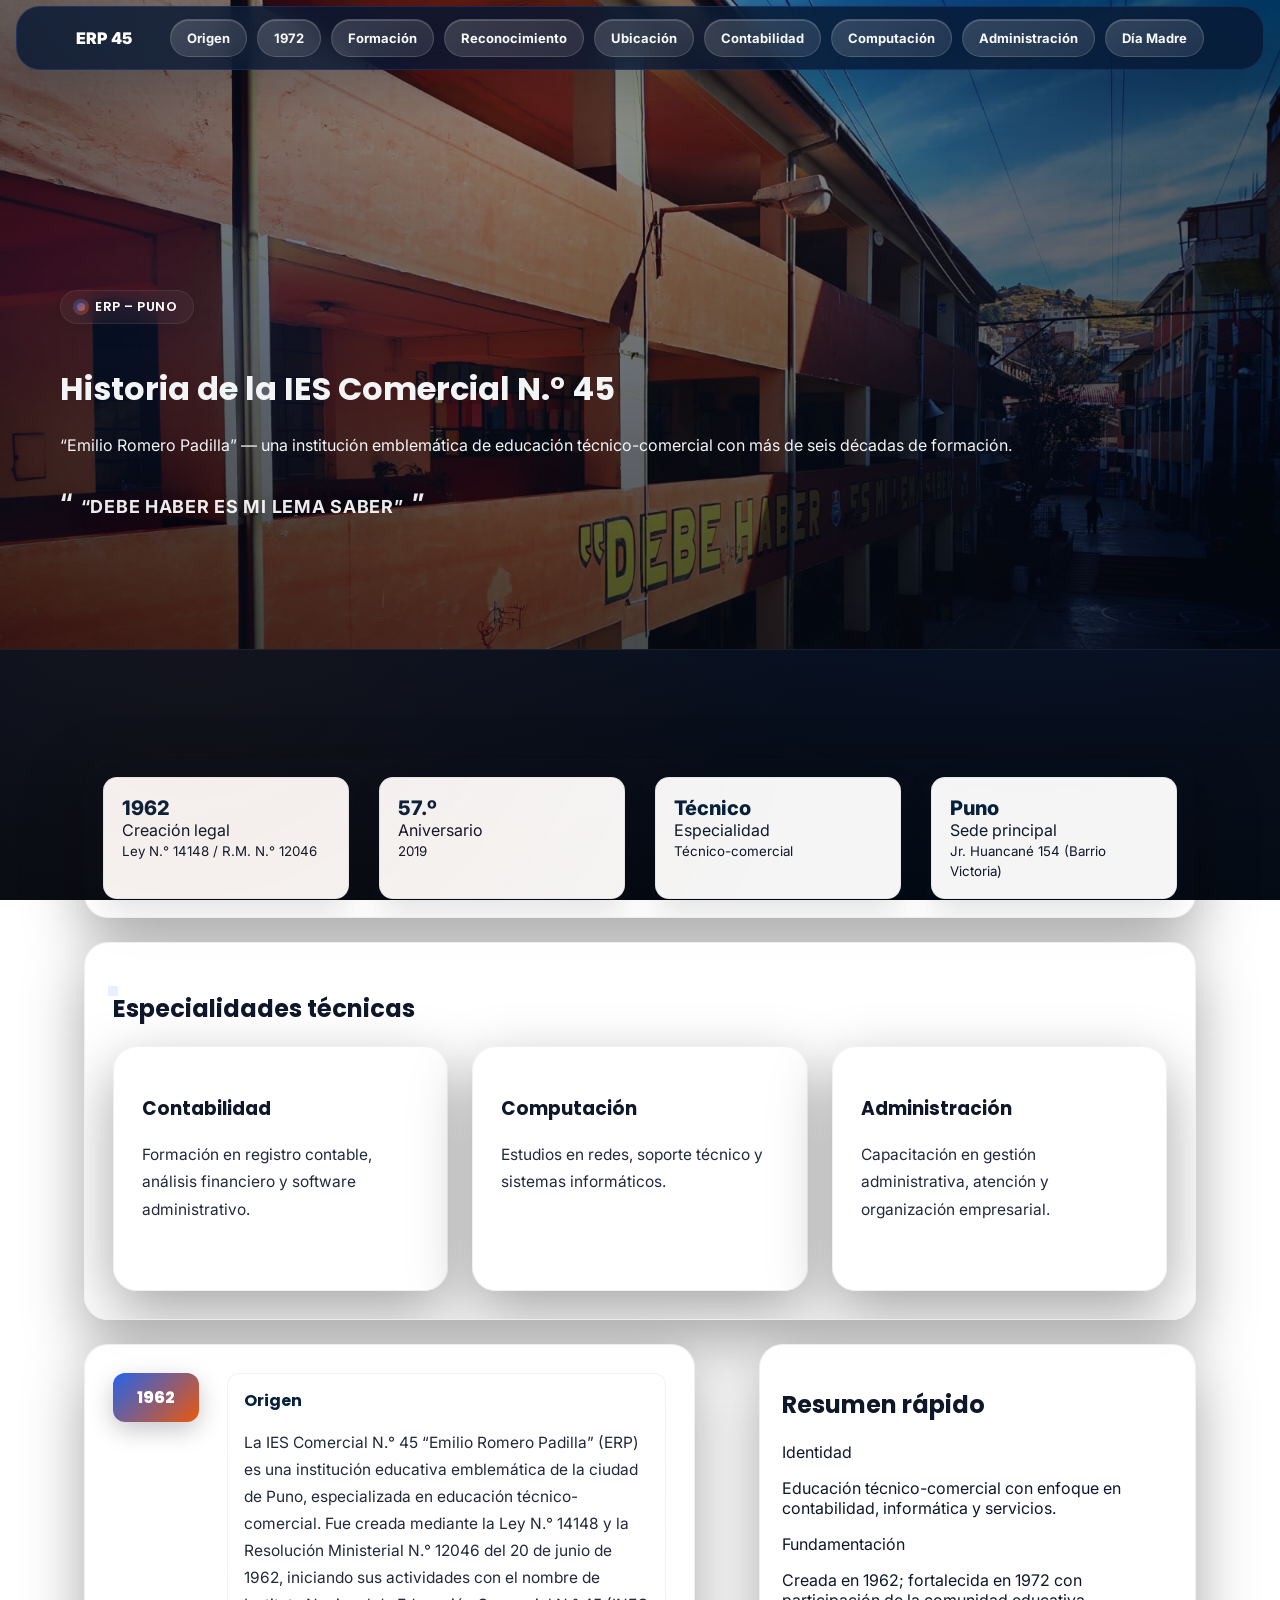
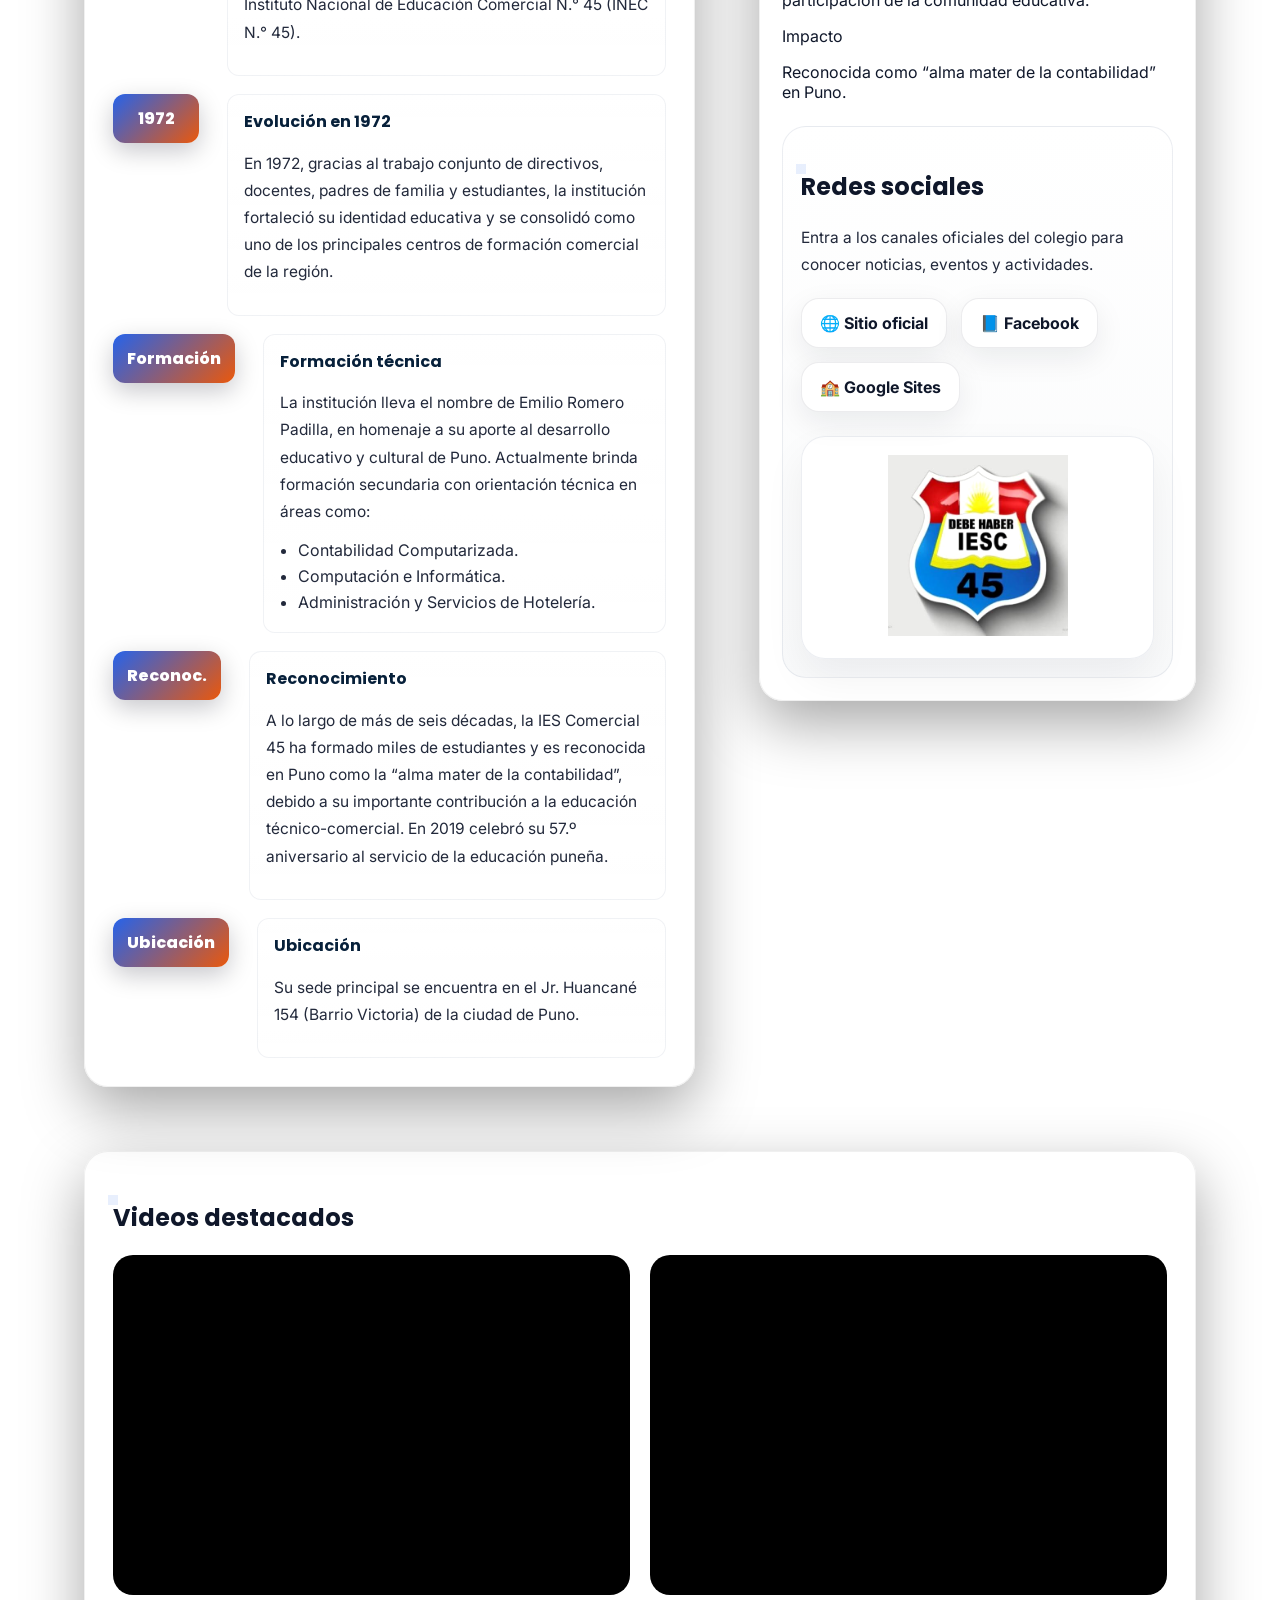
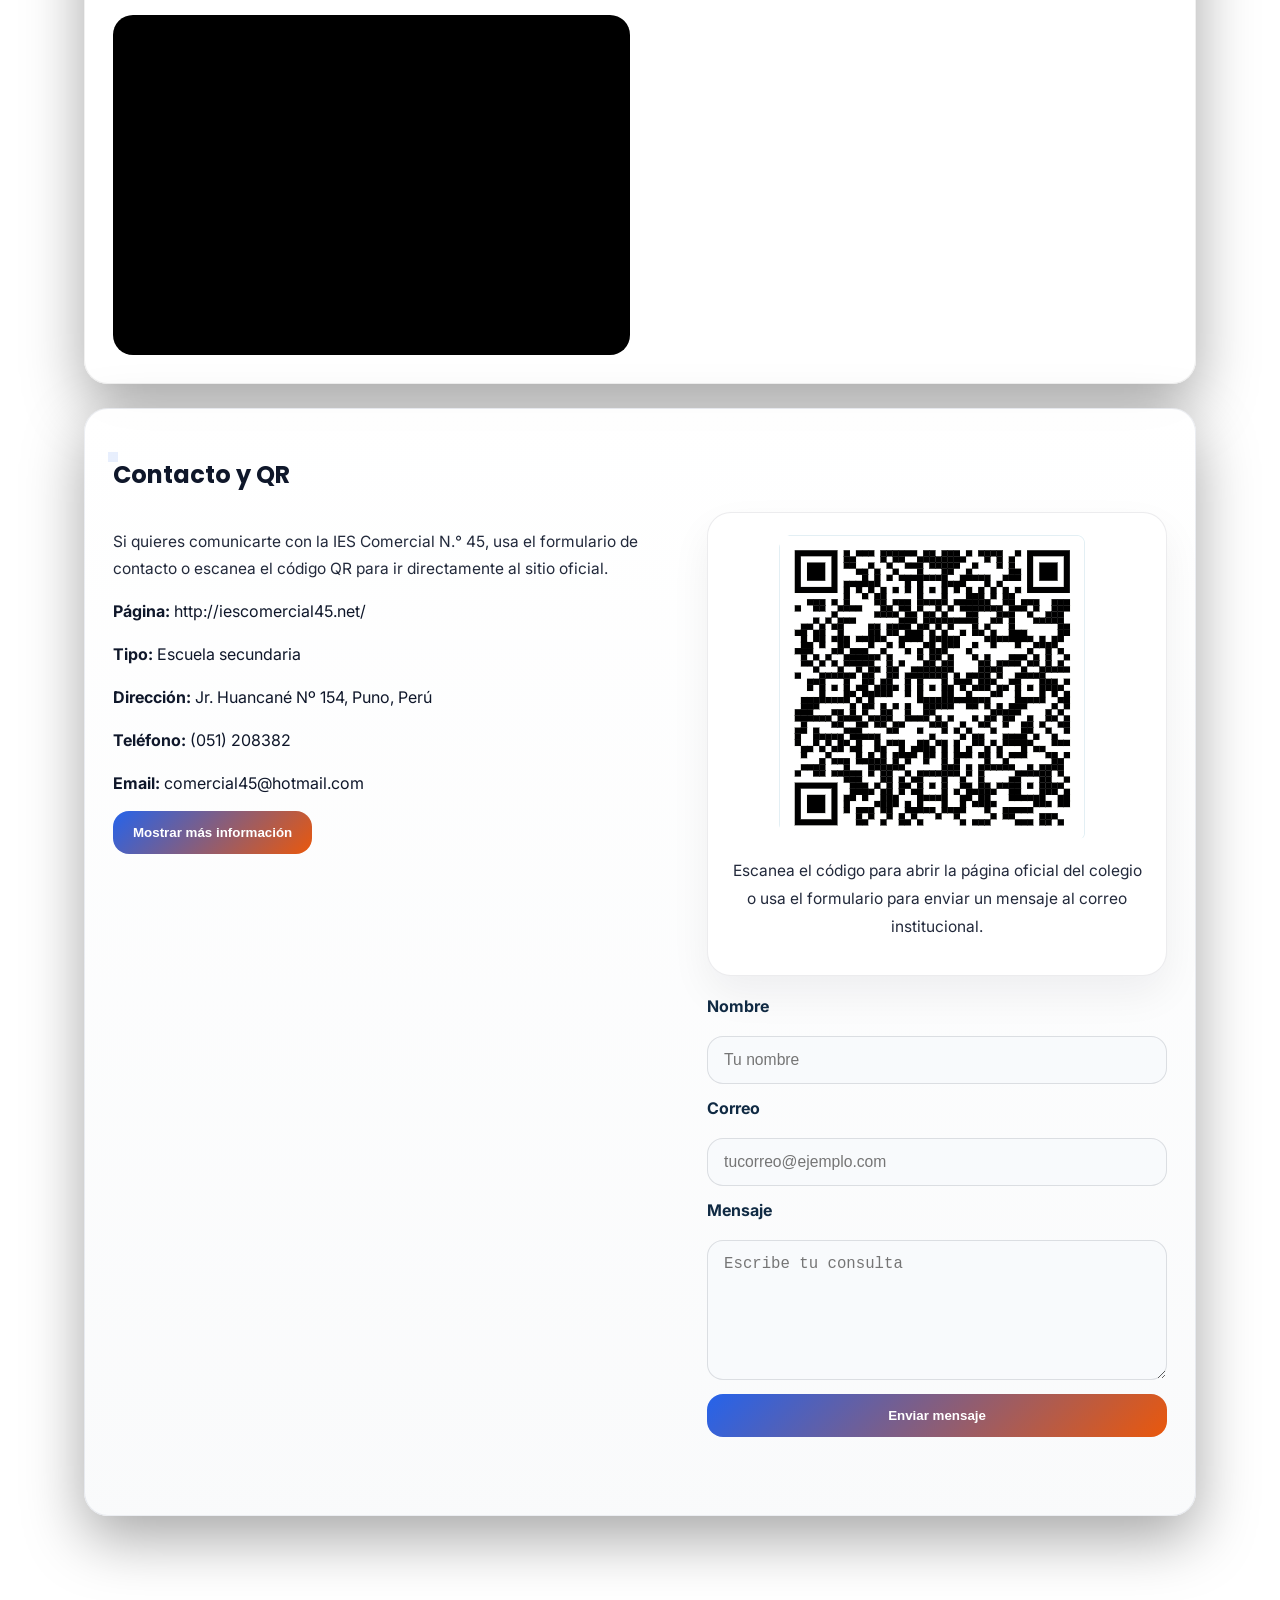
<file: index.html>
<!doctype html>
<html lang="es">
<head>
  <meta charset="utf-8" />
  <meta name="viewport" content="width=device-width, initial-scale=1" />
  <title>Historia IES Comercial N.° 45</title>
  <link rel="preconnect" href="https://fonts.googleapis.com">
  <link rel="preconnect" href="https://fonts.gstatic.com" crossorigin>
  <link href="https://fonts.googleapis.com/css2?family=Inter:wght@400;500;600&family=Poppins:wght@400;600;700;800;900&display=swap" rel="stylesheet">
  <link rel="stylesheet" href="css/styles.css">
</head>
<body>
  <header class="top-hero home">
    <img src="images/FONDO DE ARRIBA.png" alt="Fondo ERP" class="hero-img">
    <div class="container hero-inner">
      <div class="kicker"><span class="dot"></span> ERP – Puno</div>
      <h1>Historia de la IES Comercial N.° 45</h1>
      <div class="subtitle">“Emilio Romero Padilla” — una institución emblemática de educación técnico-comercial con más de seis décadas de formación.</div>
      <p class="hero-slogan">“DEBE HABER ES MI LEMA SABER”</p>
    </div>
    <div class="navbar" role="navigation" aria-label="Secciones">
      <div class="container nav-inner">
        <div style="font-weight:900; letter-spacing:.2px; color:#fff;">ERP 45</div>
        <button class="nav-toggle" aria-expanded="false" aria-label="Abrir menú">☰</button>
        <div class="nav-links" id="primary-navigation">
          <a class="nav-link" href="#origen">Origen</a>
          <a class="nav-link" href="#1972">1972</a>
          <a class="nav-link" href="#formacion">Formación</a>
          <a class="nav-link" href="#reconocimiento">Reconocimiento</a>
          <a class="nav-link" href="#ubicacion">Ubicación</a>
          <a class="nav-link" href="contabilidad.html">Contabilidad</a>
          <a class="nav-link" href="computacion.html">Computación</a>
          <a class="nav-link" href="administracion.html">Administración</a>
          <a class="nav-link" href="dia-madre.html">Día Madre</a>
        </div>
      </div>
    </div>
  </header>
  <main>
    <div class="container hero-cards">
      <section class="card stats" aria-label="Datos principales">
        <div class="stat">
          <div class="value">1962</div>
          <div class="label">Creación legal<br><small>Ley N.° 14148 / R.M. N.° 12046</small></div>
        </div>
        <div class="stat">
          <div class="value">57.º</div>
          <div class="label">Aniversario<br><small>2019</small></div>
        </div>
        <div class="stat">
          <div class="value">Técnico</div>
          <div class="label">Especialidad<br><small>Técnico-comercial</small></div>
        </div>
        <div class="stat">
          <div class="value">Puno</div>
          <div class="label">Sede principal<br><small>Jr. Huancané 154 (Barrio Victoria)</small></div>
        </div>
      </section>

      <section class="card" aria-label="Especialidades técnicas">
        <div class="card-pad">
          <div class="section-title"><span class="chip"></span><h2>Especialidades técnicas</h2></div>
          <div class="especialidades-grid">
            <a class="card" href="contabilidad.html">
              <div class="card-pad">
                <h3>Contabilidad</h3>
                <p class="prose">Formación en registro contable, análisis financiero y software administrativo.</p>
              </div>
            </a>
            <a class="card" href="computacion.html">
              <div class="card-pad">
                <h3>Computación</h3>
                <p class="prose">Estudios en redes, soporte técnico y sistemas informáticos.</p>
              </div>
            </a>
            <a class="card" href="administracion.html">
              <div class="card-pad">
                <h3>Administración</h3>
                <p class="prose">Capacitación en gestión administrativa, atención y organización empresarial.</p>
              </div>
            </a>
          </div>
        </div>
      </section>

      <section class="grid content-grid" aria-label="Historia">
        <div class="card">
          <div class="card-pad">
            <div class="timeline">
              <article class="timeline-item" id="origen">
                <div class="year-pill">1962</div>
                <div class="timeline-content">
                  <h3>Origen</h3>
                  <p class="prose">La IES Comercial N.° 45 “Emilio Romero Padilla” (ERP) es una institución educativa emblemática de la ciudad de Puno, especializada en educación técnico-comercial. Fue creada mediante la Ley N.° 14148 y la Resolución Ministerial N.° 12046 del 20 de junio de 1962, iniciando sus actividades con el nombre de Instituto Nacional de Educación Comercial N.° 45 (INEC N.° 45).</p>
                </div>
              </article>

              <article class="timeline-item" id="1972">
                <div class="year-pill">1972</div>
                <div class="timeline-content">
                  <h3>Evolución en 1972</h3>
                  <p class="prose">En 1972, gracias al trabajo conjunto de directivos, docentes, padres de familia y estudiantes, la institución fortaleció su identidad educativa y se consolidó como uno de los principales centros de formación comercial de la región.</p>
                </div>
              </article>

              <article class="timeline-item" id="formacion">
                <div class="year-pill">Formación</div>
                <div class="timeline-content">
                  <h3>Formación técnica</h3>
                  <p class="prose">La institución lleva el nombre de Emilio Romero Padilla, en homenaje a su aporte al desarrollo educativo y cultural de Puno. Actualmente brinda formación secundaria con orientación técnica en áreas como:</p>
                  <ul class="bullet">
                    <li>Contabilidad Computarizada.</li>
                    <li>Computación e Informática.</li>
                    <li>Administración y Servicios de Hotelería.</li>
                  </ul>
                </div>
              </article>

              <article class="timeline-item" id="reconocimiento">
                <div class="year-pill">Reconoc.</div>
                <div class="timeline-content">
                  <h3>Reconocimiento</h3>
                  <p class="prose">A lo largo de más de seis décadas, la IES Comercial 45 ha formado miles de estudiantes y es reconocida en Puno como la “alma mater de la contabilidad”, debido a su importante contribución a la educación técnico-comercial. En 2019 celebró su 57.º aniversario al servicio de la educación puneña.</p>
                </div>
              </article>

              <article class="timeline-item" id="ubicacion">
                <div class="year-pill">Ubicación</div>
                <div class="timeline-content">
                  <h3>Ubicación</h3>
                  <p class="prose">Su sede principal se encuentra en el Jr. Huancané 154 (Barrio Victoria) de la ciudad de Puno.</p>
                </div>
              </article>
            </div>
          </div>
        </div>

        <aside class="card aside" aria-label="Resumen">
          <div class="card-pad">
            <h2>Resumen rápido</h2>
            <div class="box">
              <div class="aside-title">Identidad</div>
              <p class="aside-text">Educación técnico-comercial con enfoque en contabilidad, informática y servicios.</p>
            </div>
            <div class="box">
              <div class="aside-title">Fundamentación</div>
              <p class="aside-text">Creada en 1962; fortalecida en 1972 con participación de la comunidad educativa.</p>
            </div>
            <div class="box">
              <div class="aside-title">Impacto</div>
              <p class="aside-text">Reconocida como “alma mater de la contabilidad” en Puno.</p>
            </div>
            <div class="social-aside">
              <div class="section-title"><span class="chip"></span><h2>Redes sociales</h2></div>
              <p class="prose">Entra a los canales oficiales del colegio para conocer noticias, eventos y actividades.</p>
              <div class="social-links">
                <a class="social-button" href="https://www.comercial45.edu.pe/" target="_blank" rel="noreferrer">🌐 Sitio oficial</a>
                <a class="social-button" href="https://www.facebook.com/p/IES-Comercial-N%C2%BA45-ERP-100063556903446/?locale=es_LA" target="_blank" rel="noreferrer">📘 Facebook</a>
                <a class="social-button" href="https://sites.google.com/comercial45.edu.pe/ies-comercial-n-45-erp-puno/inicio" target="_blank" rel="noreferrer">🏫 Google Sites</a>
              </div>
              <div class="logo-card">
                <img src="images/logo.png" alt="Logo IES Comercial N.° 45">
              </div>
            </div>
          </div>
        </aside>
      </section>

      <section class="card videos" aria-label="Videos destacados">
        <div class="card-pad">
          <div class="section-title"><span class="chip"></span><h2>Videos destacados</h2></div>
          <div class="video-grid">
            <div class="video-card">
              <iframe src="https://www.youtube.com/embed/-e3QUp2n6g0" title="Video 1" frameborder="0" allow="accelerometer; autoplay; clipboard-write; encrypted-media; gyroscope; picture-in-picture" allowfullscreen></iframe>
            </div>
            <div class="video-card">
              <iframe src="https://www.youtube.com/embed/YNaharYbpXg" title="Video 2" frameborder="0" allow="accelerometer; autoplay; clipboard-write; encrypted-media; gyroscope; picture-in-picture" allowfullscreen></iframe>
            </div>
            <div class="video-card">
              <iframe src="https://www.youtube.com/embed/lvK3VhgArKM" title="Video 3" frameborder="0" allow="accelerometer; autoplay; clipboard-write; encrypted-media; gyroscope; picture-in-picture" allowfullscreen></iframe>
            </div>
          </div>
        </div>
      </section>

      <section class="card contact" aria-label="Contacto">
        <div class="card-pad">
          <div class="section-title"><span class="chip"></span><h2>Contacto y QR</h2></div>
          <div class="contact-grid">
            <div>
              <p class="prose">Si quieres comunicarte con la IES Comercial N.° 45, usa el formulario de contacto o escanea el código QR para ir directamente al sitio oficial.</p>
              <div class="contact-info">
                <p><strong>Página:</strong> http://iescomercial45.net/</p>
                <p><strong>Tipo:</strong> Escuela secundaria</p>
                <p><strong>Dirección:</strong> Jr. Huancané Nº 154, Puno, Perú</p>
                <p><strong>Teléfono:</strong> (051) 208382</p>
                <p><strong>Email:</strong> comercial45@hotmail.com</p>
              </div>
              <button type="button" class="show-hide-button" id="toggle-contact-info">Mostrar más información</button>
              <div class="contact-extra hidden" id="extra-contact-info">
                <p class="prose">La IES Comercial N.° 45 ofrece formación técnico-comercial con especialidades en contabilidad, computación y administración. El botón anterior permite ocultar o mostrar estos detalles de forma rápida.</p>
              </div>
            </div>
            <div class="contact-side">
              <div class="qr-card">
                <img src="images/qr.png" alt="QR IES Comercial 45" />
                <p class="prose">Escanea el código para abrir la página oficial del colegio o usa el formulario para enviar un mensaje al correo institucional.</p>
              </div>
              <form id="contact-form" class="contact-form" novalidate>
                <label for="name">Nombre</label>
                <input type="text" id="name" name="name" placeholder="Tu nombre" required>

                <label for="email">Correo</label>
                <input type="email" id="email" name="email" placeholder="tucorreo@ejemplo.com" required>

                <label for="message">Mensaje</label>
                <textarea id="message" name="message" rows="5" placeholder="Escribe tu consulta" required></textarea>

                <button type="submit" class="primary-button">Enviar mensaje</button>
                <p class="form-message" id="form-message" aria-live="polite"></p>
              </form>
            </div>
          </div>
        </div>
      </section>
    </div>
  </main>

  <footer>
    © <span id="year"></span> IES Comercial N.° 45 — Emilio Romero Padilla (ERP)
  </footer>

  <script src="controlador/main.js"></script>
</body>
</html>
</file>
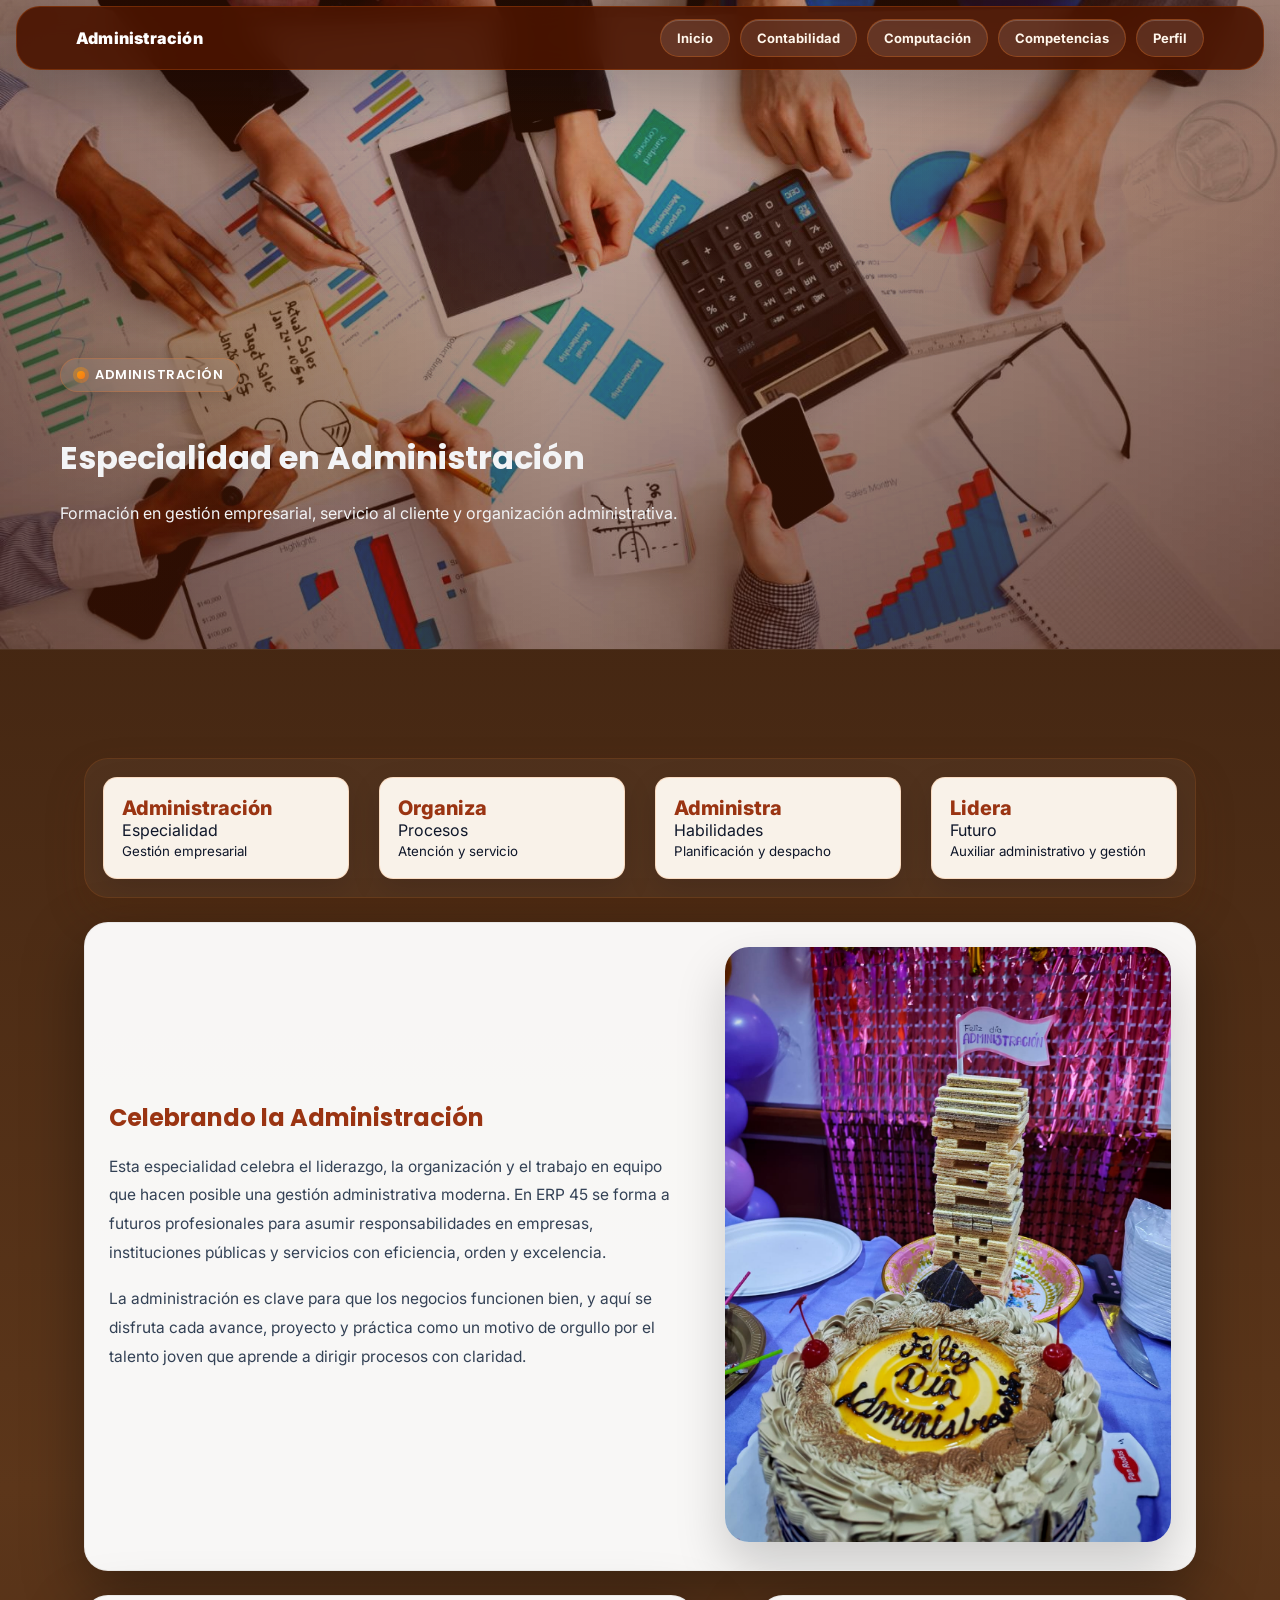
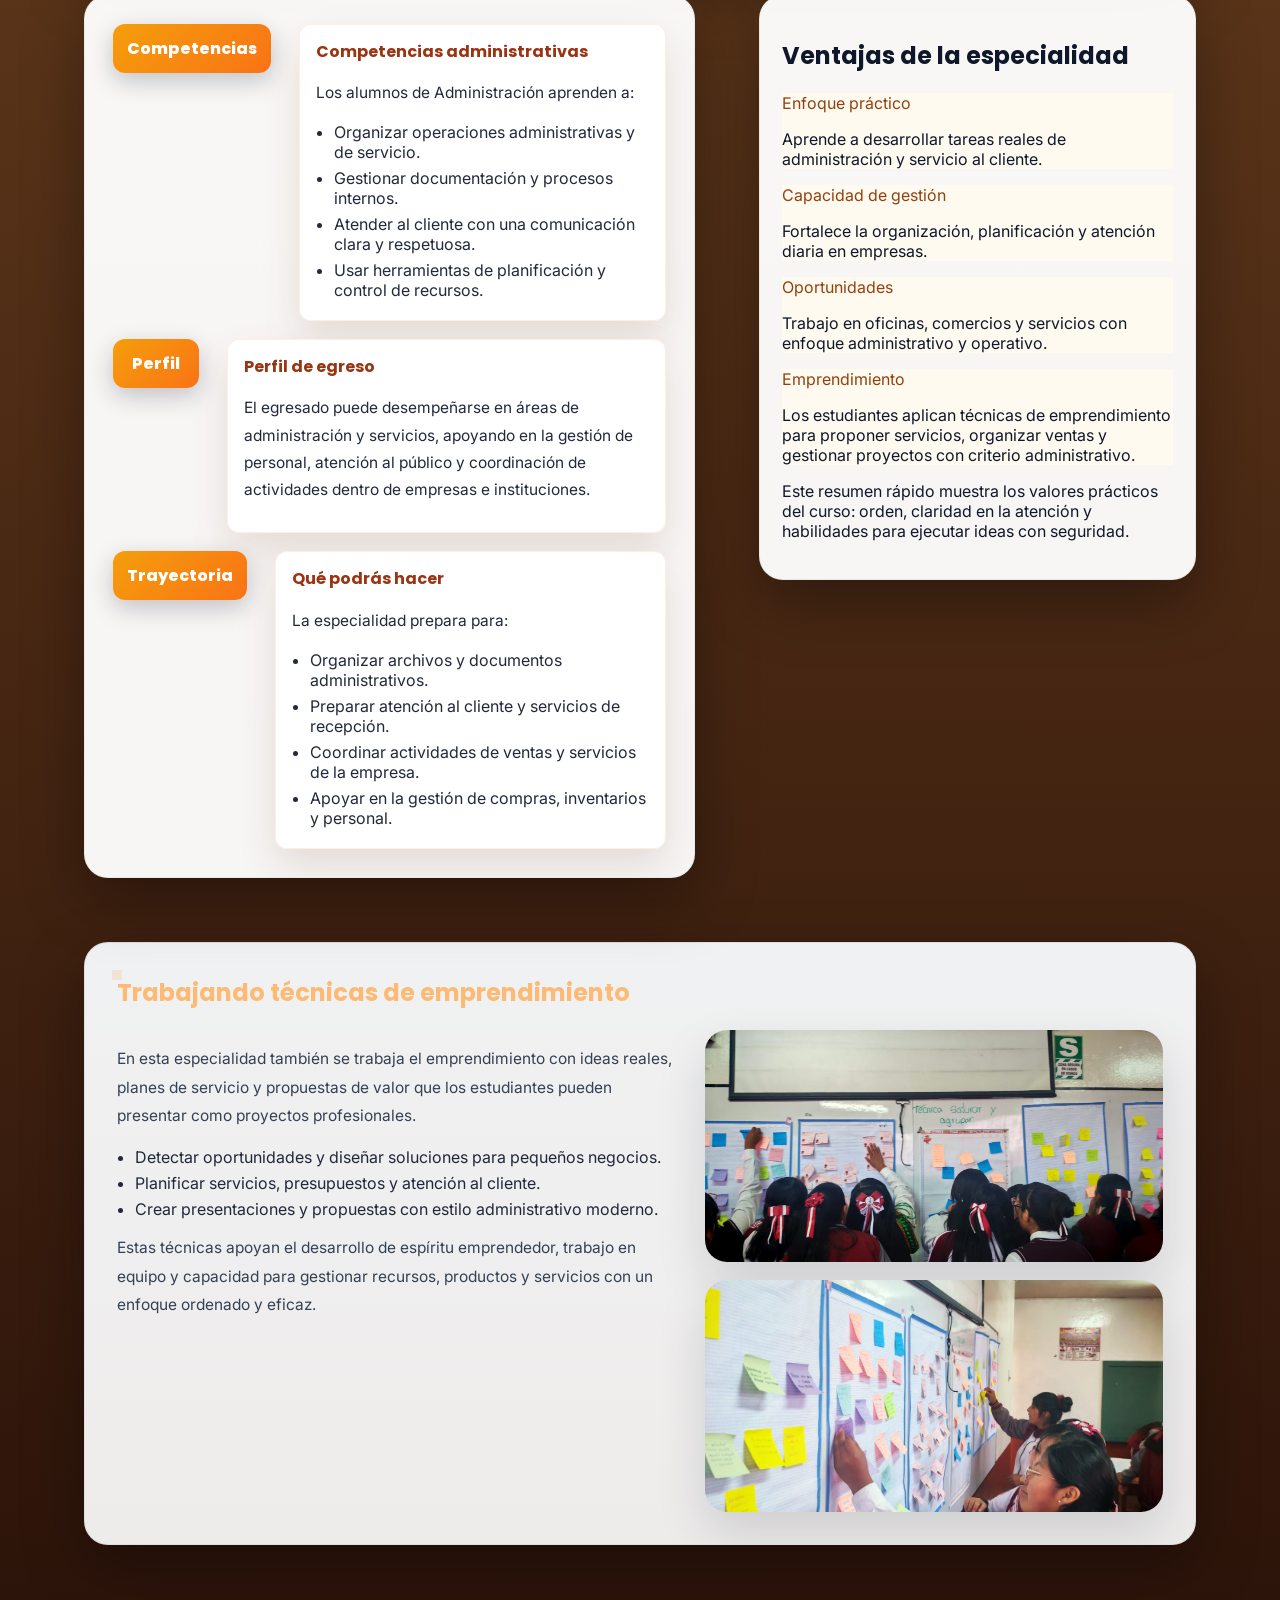
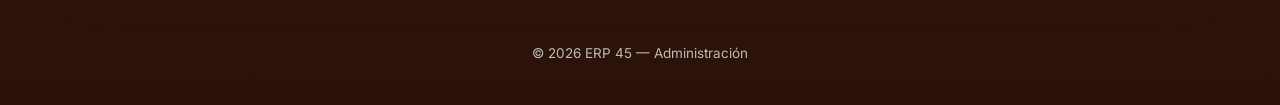
<file: administracion.html>
<!doctype html>
<html lang="es">
<head>
  <meta charset="utf-8" />
  <meta name="viewport" content="width=device-width, initial-scale=1" />
  <title>Administración - ERP 45</title>
  <link rel="preconnect" href="https://fonts.googleapis.com">
  <link rel="preconnect" href="https://fonts.gstatic.com" crossorigin>
  <link href="https://fonts.googleapis.com/css2?family=Inter:wght@400;500;600&family=Poppins:wght@400;600;700;800;900&display=swap" rel="stylesheet">
  <link rel="stylesheet" href="css/styles.css">
  <link rel="stylesheet" href="css/administracion.css">
</head>
<body class="administracion">
  <header class="top-hero">
    <img src="images/administracion.png" alt="Fondo Administración" class="hero-img">
    <div class="container hero-inner">
      <div class="kicker"><span class="dot"></span> Administración</div>
      <h1>Especialidad en Administración</h1>
      <div class="subtitle">Formación en gestión empresarial, servicio al cliente y organización administrativa.</div>
    </div>
    <div class="navbar" role="navigation" aria-label="Navegación de página">
      <div class="container nav-inner">
        <div style="font-weight:900; letter-spacing:.2px; color:#fff;">Administración</div>
        <button class="nav-toggle" aria-expanded="false" aria-label="Abrir menú">☰</button>
        <div class="nav-links" id="primary-navigation">
          <a class="nav-link" href="index.html">Inicio</a>
          <a class="nav-link" href="contabilidad.html">Contabilidad</a>
          <a class="nav-link" href="computacion.html">Computación</a>
          <a class="nav-link" href="#competencias">Competencias</a>
          <a class="nav-link" href="#perfil">Perfil</a>
        </div>
      </div>
    </div>
  </header>

  <main>
    <div class="container hero-cards">
      <section class="card stats" aria-label="Resumen de Administración">
        <div class="stat">
          <div class="value">Administración</div>
          <div class="label">Especialidad<br><small>Gestión empresarial</small></div>
        </div>
        <div class="stat">
          <div class="value">Organiza</div>
          <div class="label">Procesos<br><small>Atención y servicio</small></div>
        </div>
        <div class="stat">
          <div class="value">Administra</div>
          <div class="label">Habilidades<br><small>Planificación y despacho</small></div>
        </div>
        <div class="stat">
          <div class="value">Lidera</div>
          <div class="label">Futuro<br><small>Auxiliar administrativo y gestión</small></div>
        </div>
      </section>

      <section class="card celebration" aria-label="Celebrando Administración">
        <div class="celebration-grid">
          <div class="celebration-text">
            <h2>Celebrando la Administración</h2>
            <p class="prose">Esta especialidad celebra el liderazgo, la organización y el trabajo en equipo que hacen posible una gestión administrativa moderna. En ERP 45 se forma a futuros profesionales para asumir responsabilidades en empresas, instituciones públicas y servicios con eficiencia, orden y excelencia.</p>
            <p class="prose">La administración es clave para que los negocios funcionen bien, y aquí se disfruta cada avance, proyecto y práctica como un motivo de orgullo por el talento joven que aprende a dirigir procesos con claridad.</p>
          </div>
          <div class="celebration-image">
            <img src="images/pastel-administracion.png" alt="Celebración Administración" />
          </div>
        </div>
      </section>

      <section class="grid content-grid" aria-label="Información de Administración">
        <div class="card">
          <div class="card-pad">
            <div class="timeline">
              <article class="timeline-item" id="competencias">
                <div class="year-pill">Competencias</div>
                <div class="timeline-content">
                  <h3>Competencias administrativas</h3>
                  <p class="prose">Los alumnos de Administración aprenden a:</p>
                  <ul class="bullet">
                    <li>Organizar operaciones administrativas y de servicio.</li>
                    <li>Gestionar documentación y procesos internos.</li>
                    <li>Atender al cliente con una comunicación clara y respetuosa.</li>
                    <li>Usar herramientas de planificación y control de recursos.</li>
                  </ul>
                </div>
              </article>

              <article class="timeline-item" id="perfil">
                <div class="year-pill">Perfil</div>
                <div class="timeline-content">
                  <h3>Perfil de egreso</h3>
                  <p class="prose">El egresado puede desempeñarse en áreas de administración y servicios, apoyando en la gestión de personal, atención al público y coordinación de actividades dentro de empresas e instituciones.</p>
                </div>
              </article>

              <article class="timeline-item" id="trayectoria">
                <div class="year-pill">Trayectoria</div>
                <div class="timeline-content">
                  <h3>Qué podrás hacer</h3>
                  <p class="prose">La especialidad prepara para:</p>
                  <ul class="bullet">
                    <li>Organizar archivos y documentos administrativos.</li>
                    <li>Preparar atención al cliente y servicios de recepción.</li>
                    <li>Coordinar actividades de ventas y servicios de la empresa.</li>
                    <li>Apoyar en la gestión de compras, inventarios y personal.</li>
                  </ul>
                </div>
              </article>
            </div>
          </div>
        </div>

        <aside class="card aside" aria-label="Resumen Administración">
          <div class="card-pad">
            <h2>Ventajas de la especialidad</h2>
            <div class="box">
              <div class="aside-title">Enfoque práctico</div>
              <p class="aside-text">Aprende a desarrollar tareas reales de administración y servicio al cliente.</p>
            </div>
            <div class="box">
              <div class="aside-title">Capacidad de gestión</div>
              <p class="aside-text">Fortalece la organización, planificación y atención diaria en empresas.</p>
            </div>
            <div class="box">
              <div class="aside-title">Oportunidades</div>
              <p class="aside-text">Trabajo en oficinas, comercios y servicios con enfoque administrativo y operativo.</p>
            </div>
            <div class="box">
              <div class="aside-title">Emprendimiento</div>
              <p class="aside-text">Los estudiantes aplican técnicas de emprendimiento para proponer servicios, organizar ventas y gestionar proyectos con criterio administrativo.</p>
            </div>
            <p class="aside-text">Este resumen rápido muestra los valores prácticos del curso: orden, claridad en la atención y habilidades para ejecutar ideas con seguridad.</p>
          </div>
        </aside>
      </section>

      <section class="card entrepreneurship" aria-label="Trabajando técnicas de emprendimiento">
        <div class="card-pad">
          <div class="section-title"><span class="chip"></span><h2>Trabajando técnicas de emprendimiento</h2></div>
          <div class="entrepreneurship-grid">
            <div>
              <p class="prose">En esta especialidad también se trabaja el emprendimiento con ideas reales, planes de servicio y propuestas de valor que los estudiantes pueden presentar como proyectos profesionales.</p>
              <ul class="bullet">
                <li>Detectar oportunidades y diseñar soluciones para pequeños negocios.</li>
                <li>Planificar servicios, presupuestos y atención al cliente.</li>
                <li>Crear presentaciones y propuestas con estilo administrativo moderno.</li>
              </ul>
              <p class="prose">Estas técnicas apoyan el desarrollo de espíritu emprendedor, trabajo en equipo y capacidad para gestionar recursos, productos y servicios con un enfoque ordenado y eficaz.</p>
            </div>
            <div class="entrepreneurship-photos">
              <img src="images/estudiante1.png" alt="Estudiante trabajando en emprendimiento" />
              <img src="images/estudiante2.png" alt="Equipo emprendedor" />
            </div>
          </div>
        </div>
      </section>
    </div>
  </main>

  <footer>
    © <span id="year"></span> ERP 45 — Administración
  </footer>

  <script src="controlador/main.js"></script>
</body>
</html>
</file>
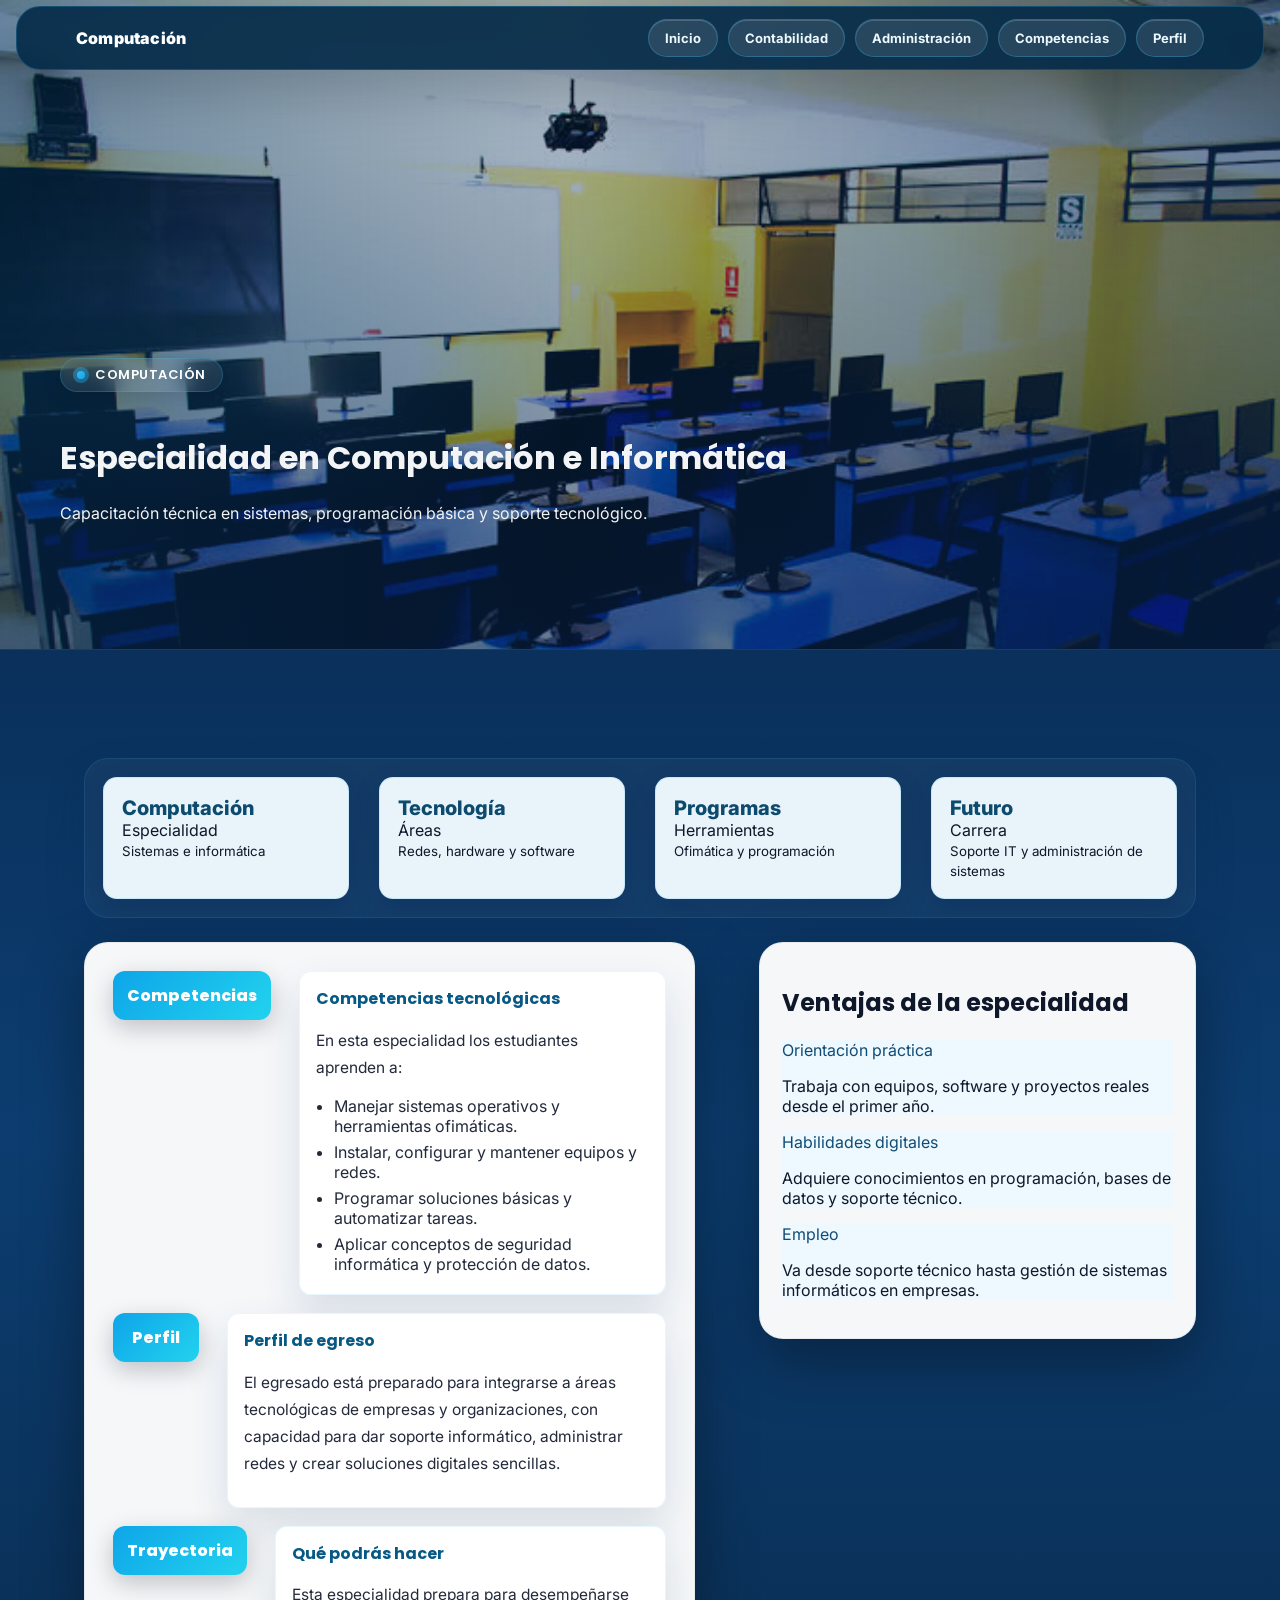
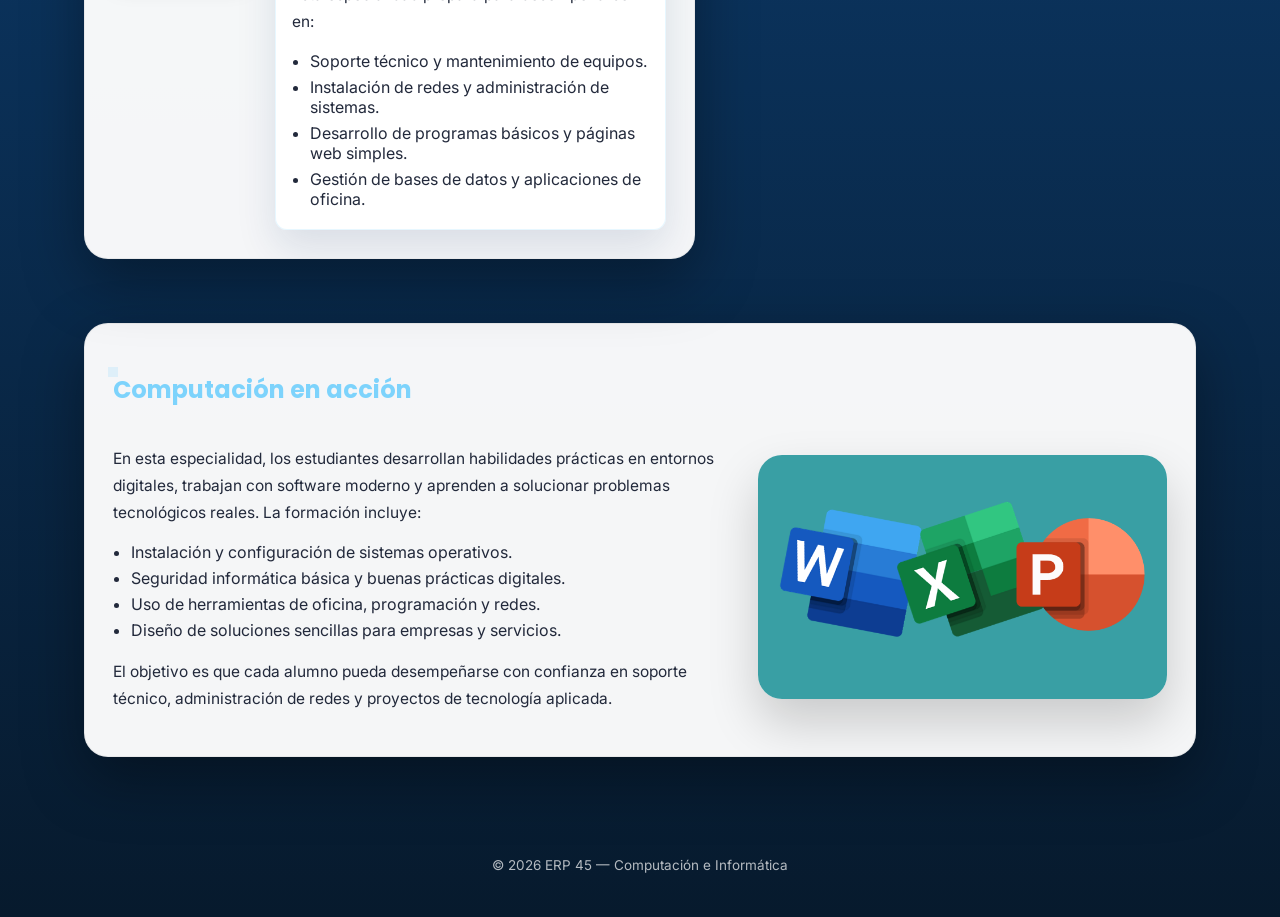
<file: computacion.html>
<!doctype html>
<html lang="es">
<head>
  <meta charset="utf-8" />
  <meta name="viewport" content="width=device-width, initial-scale=1" />
  <title>Computación e Informática - ERP 45</title>
  <link rel="preconnect" href="https://fonts.googleapis.com">
  <link rel="preconnect" href="https://fonts.gstatic.com" crossorigin>
  <link href="https://fonts.googleapis.com/css2?family=Inter:wght@400;500;600&family=Poppins:wght@400;600;700;800;900&display=swap" rel="stylesheet">
  <link rel="stylesheet" href="css/styles.css">
  <link rel="stylesheet" href="css/computacion.css">
</head>
<body class="computacion">
  <header class="top-hero">
    <img src="images/computacion.png" alt="Fondo Computación" class="hero-img">
    <div class="container hero-inner">
      <div class="kicker"><span class="dot"></span> Computación</div>
      <h1>Especialidad en Computación e Informática</h1>
      <div class="subtitle">Capacitación técnica en sistemas, programación básica y soporte tecnológico.</div>
    </div>
    <div class="navbar" role="navigation" aria-label="Navegación de página">
      <div class="container nav-inner">
        <div style="font-weight:900; letter-spacing:.2px; color:#fff;">Computación</div>
        <button class="nav-toggle" aria-expanded="false" aria-label="Abrir menú">☰</button>
        <div class="nav-links" id="primary-navigation">
          <a class="nav-link" href="index.html">Inicio</a>
          <a class="nav-link" href="contabilidad.html">Contabilidad</a>
          <a class="nav-link" href="administracion.html">Administración</a>
          <a class="nav-link" href="#competencias">Competencias</a>
          <a class="nav-link" href="#perfil">Perfil</a>
        </div>
      </div>
    </div>
  </header>

  <main>
    <div class="container hero-cards">
      <section class="card stats" aria-label="Resumen de Computación">
        <div class="stat">
          <div class="value">Computación</div>
          <div class="label">Especialidad<br><small>Sistemas e informática</small></div>
        </div>
        <div class="stat">
          <div class="value">Tecnología</div>
          <div class="label">Áreas<br><small>Redes, hardware y software</small></div>
        </div>
        <div class="stat">
          <div class="value">Programas</div>
          <div class="label">Herramientas<br><small>Ofimática y programación</small></div>
        </div>
        <div class="stat">
          <div class="value">Futuro</div>
          <div class="label">Carrera<br><small>Soporte IT y administración de sistemas</small></div>
        </div>
      </section>

      <section class="grid content-grid" aria-label="Información de Computación">
        <div class="card">
          <div class="card-pad">
            <div class="timeline">
              <article class="timeline-item" id="competencias">
                <div class="year-pill">Competencias</div>
                <div class="timeline-content">
                  <h3>Competencias tecnológicas</h3>
                  <p class="prose">En esta especialidad los estudiantes aprenden a:</p>
                  <ul class="bullet">
                    <li>Manejar sistemas operativos y herramientas ofimáticas.</li>
                    <li>Instalar, configurar y mantener equipos y redes.</li>
                    <li>Programar soluciones básicas y automatizar tareas.</li>
                    <li>Aplicar conceptos de seguridad informática y protección de datos.</li>
                  </ul>
                </div>
              </article>

              <article class="timeline-item" id="perfil">
                <div class="year-pill">Perfil</div>
                <div class="timeline-content">
                  <h3>Perfil de egreso</h3>
                  <p class="prose">El egresado está preparado para integrarse a áreas tecnológicas de empresas y organizaciones, con capacidad para dar soporte informático, administrar redes y crear soluciones digitales sencillas.</p>
                </div>
              </article>

              <article class="timeline-item" id="trayectoria">
                <div class="year-pill">Trayectoria</div>
                <div class="timeline-content">
                  <h3>Qué podrás hacer</h3>
                  <p class="prose">Esta especialidad prepara para desempeñarse en:</p>
                  <ul class="bullet">
                    <li>Soporte técnico y mantenimiento de equipos.</li>
                    <li>Instalación de redes y administración de sistemas.</li>
                    <li>Desarrollo de programas básicos y páginas web simples.</li>
                    <li>Gestión de bases de datos y aplicaciones de oficina.</li>
                  </ul>
                </div>
              </article>
            </div>
          </div>
        </div>

        <aside class="card aside" aria-label="Resumen Computación">
          <div class="card-pad">
            <h2>Ventajas de la especialidad</h2>
            <div class="box">
              <div class="aside-title">Orientación práctica</div>
              <p class="aside-text">Trabaja con equipos, software y proyectos reales desde el primer año.</p>
            </div>
            <div class="box">
              <div class="aside-title">Habilidades digitales</div>
              <p class="aside-text">Adquiere conocimientos en programación, bases de datos y soporte técnico.</p>
            </div>
            <div class="box">
              <div class="aside-title">Empleo</div>
              <p class="aside-text">Va desde soporte técnico hasta gestión de sistemas informáticos en empresas.</p>
            </div>
          </div>
        </aside>
      </section>

      <section class="card image-card" aria-label="Computación en acción">
        <div class="card-pad">
          <div class="section-title"><span class="chip"></span><h2>Computación en acción</h2></div>
          <div class="image-card-grid">
            <div>
              <p class="prose">En esta especialidad, los estudiantes desarrollan habilidades prácticas en entornos digitales, trabajan con software moderno y aprenden a solucionar problemas tecnológicos reales. La formación incluye:</p>
              <ul class="bullet">
                <li>Instalación y configuración de sistemas operativos.</li>
                <li>Seguridad informática básica y buenas prácticas digitales.</li>
                <li>Uso de herramientas de oficina, programación y redes.</li>
                <li>Diseño de soluciones sencillas para empresas y servicios.</li>
              </ul>
              <p class="prose">El objetivo es que cada alumno pueda desempeñarse con confianza en soporte técnico, administración de redes y proyectos de tecnología aplicada.</p>
            </div>
            <div class="image-card-media">
              <img src="images/computacion3.png" alt="Computación e Informática" class="feature-img">
            </div>
          </div>
        </div>
      </section>
    </div>
  </main>

  <footer>
    © <span id="year"></span> ERP 45 — Computación e Informática
  </footer>

  <script src="controlador/main.js"></script>
</body>
</html>
</file>
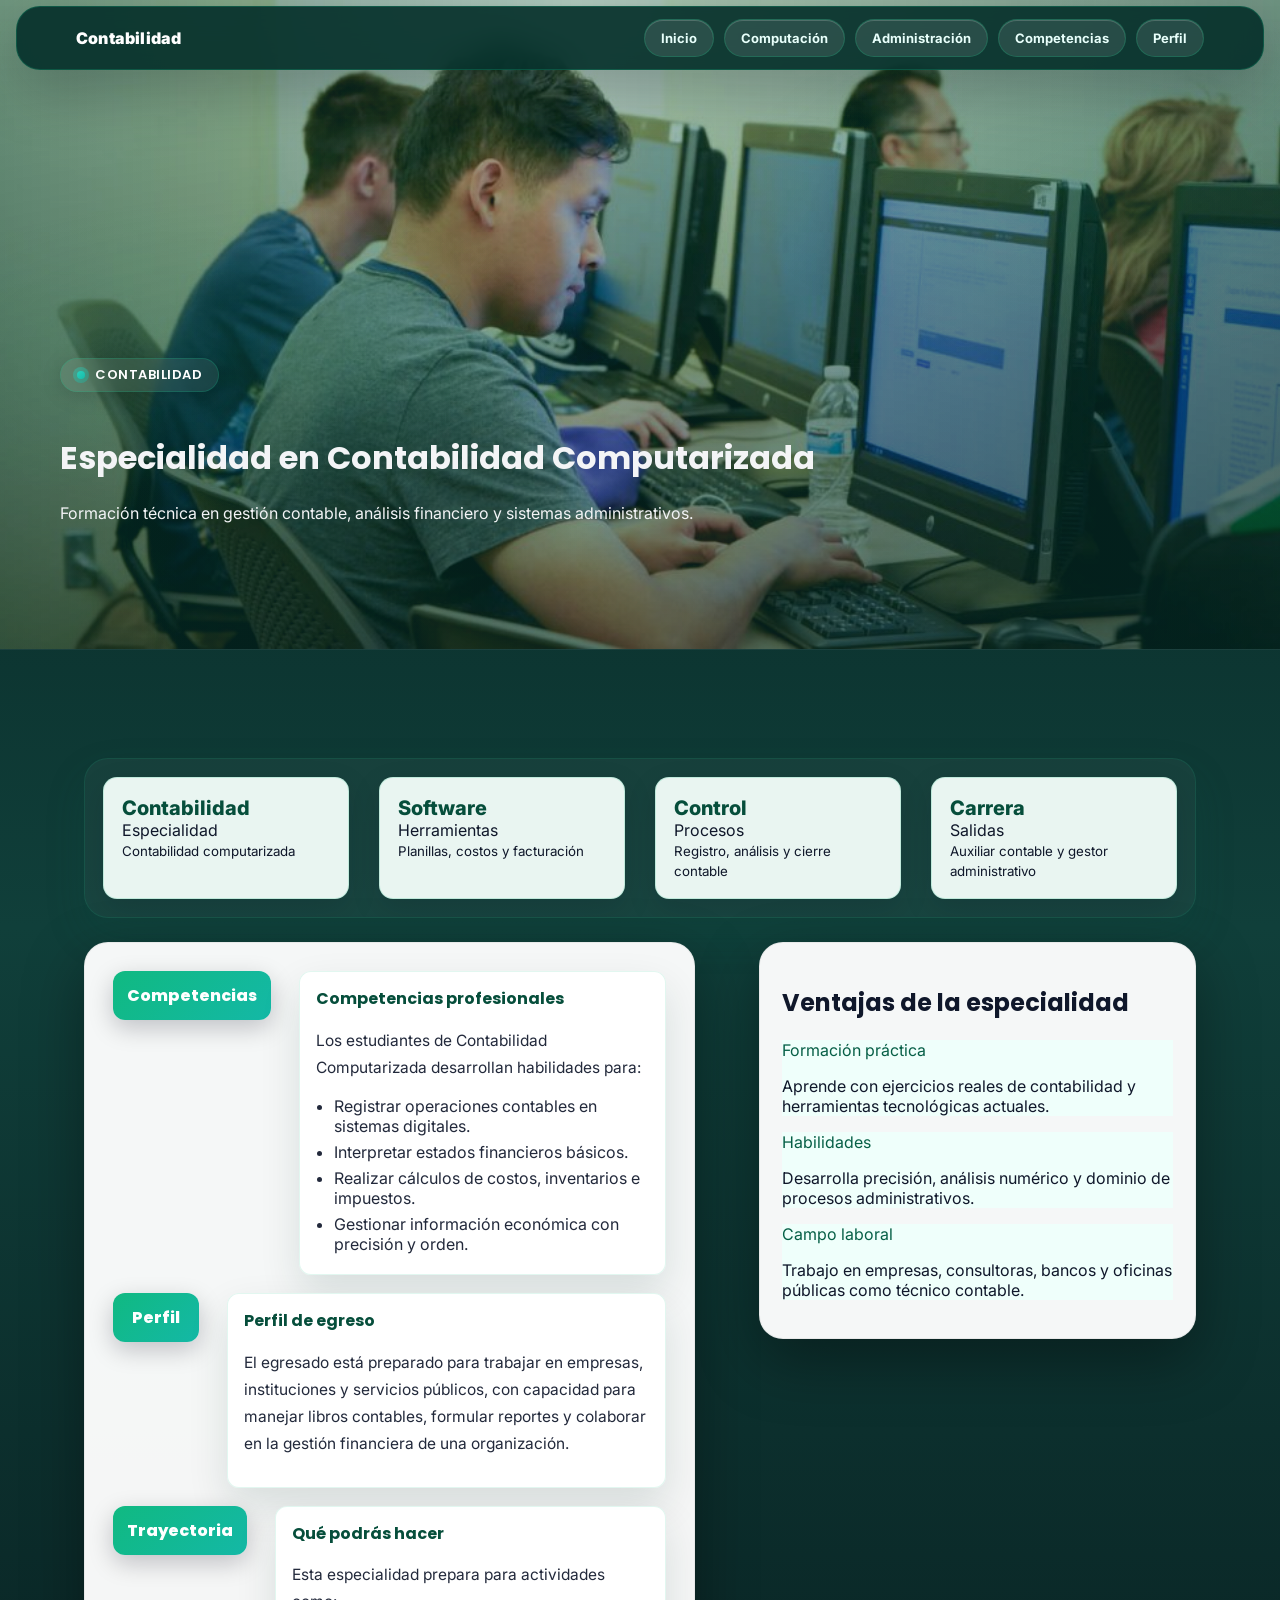
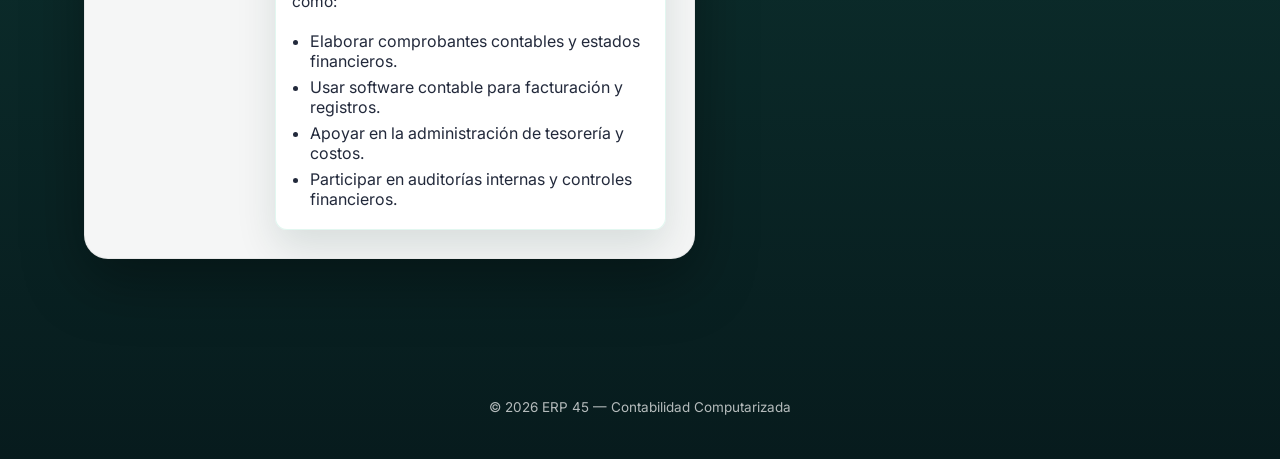
<file: contabilidad.html>
<!doctype html>
<html lang="es">
<head>
  <meta charset="utf-8" />
  <meta name="viewport" content="width=device-width, initial-scale=1" />
  <title>Contabilidad Computarizada - ERP 45</title>
  <link rel="preconnect" href="https://fonts.googleapis.com">
  <link rel="preconnect" href="https://fonts.gstatic.com" crossorigin>
  <link href="https://fonts.googleapis.com/css2?family=Inter:wght@400;500;600&family=Poppins:wght@400;600;700;800;900&display=swap" rel="stylesheet">
  <link rel="stylesheet" href="css/styles.css">
  <link rel="stylesheet" href="css/contabilidad.css">
</head>
<body class="contabilidad">
  <header class="top-hero">
    <img src="images/contabilidad.png" alt="Fondo Contabilidad" class="hero-img">
    <div class="container hero-inner">
      <div class="kicker"><span class="dot"></span> Contabilidad</div>
      <h1>Especialidad en Contabilidad Computarizada</h1>
      <div class="subtitle">Formación técnica en gestión contable, análisis financiero y sistemas administrativos.</div>
    </div>
    <div class="navbar" role="navigation" aria-label="Navegación de página">
      <div class="container nav-inner">
        <div style="font-weight:900; letter-spacing:.2px; color:#fff;">Contabilidad</div>
        <button class="nav-toggle" aria-expanded="false" aria-label="Abrir menú">☰</button>
        <div class="nav-links" id="primary-navigation">
          <a class="nav-link" href="index.html">Inicio</a>
          <a class="nav-link" href="computacion.html">Computación</a>
          <a class="nav-link" href="administracion.html">Administración</a>
          <a class="nav-link" href="#competencias">Competencias</a>
          <a class="nav-link" href="#perfil">Perfil</a>
        </div>
      </div>
    </div>
  </header>

  <main>
    <div class="container hero-cards">
      <section class="card stats" aria-label="Resumen de Contabilidad">
        <div class="stat">
          <div class="value">Contabilidad</div>
          <div class="label">Especialidad<br><small>Contabilidad computarizada</small></div>
        </div>
        <div class="stat">
          <div class="value">Software</div>
          <div class="label">Herramientas<br><small>Planillas, costos y facturación</small></div>
        </div>
        <div class="stat">
          <div class="value">Control</div>
          <div class="label">Procesos<br><small>Registro, análisis y cierre contable</small></div>
        </div>
        <div class="stat">
          <div class="value">Carrera</div>
          <div class="label">Salidas<br><small>Auxiliar contable y gestor administrativo</small></div>
        </div>
      </section>

      <section class="grid content-grid" aria-label="Información de Contabilidad">
        <div class="card">
          <div class="card-pad">
            <div class="timeline">
              <article class="timeline-item" id="competencias">
                <div class="year-pill">Competencias</div>
                <div class="timeline-content">
                  <h3>Competencias profesionales</h3>
                  <p class="prose">Los estudiantes de Contabilidad Computarizada desarrollan habilidades para:</p>
                  <ul class="bullet">
                    <li>Registrar operaciones contables en sistemas digitales.</li>
                    <li>Interpretar estados financieros básicos.</li>
                    <li>Realizar cálculos de costos, inventarios e impuestos.</li>
                    <li>Gestionar información económica con precisión y orden.</li>
                  </ul>
                </div>
              </article>

              <article class="timeline-item" id="perfil">
                <div class="year-pill">Perfil</div>
                <div class="timeline-content">
                  <h3>Perfil de egreso</h3>
                  <p class="prose">El egresado está preparado para trabajar en empresas, instituciones y servicios públicos, con capacidad para manejar libros contables, formular reportes y colaborar en la gestión financiera de una organización.</p>
                </div>
              </article>

              <article class="timeline-item" id="trayectoria">
                <div class="year-pill">Trayectoria</div>
                <div class="timeline-content">
                  <h3>Qué podrás hacer</h3>
                  <p class="prose">Esta especialidad prepara para actividades como:</p>
                  <ul class="bullet">
                    <li>Elaborar comprobantes contables y estados financieros.</li>
                    <li>Usar software contable para facturación y registros.</li>
                    <li>Apoyar en la administración de tesorería y costos.</li>
                    <li>Participar en auditorías internas y controles financieros.</li>
                  </ul>
                </div>
              </article>
            </div>
          </div>
        </div>

        <aside class="card aside" aria-label="Resumen Contabilidad">
          <div class="card-pad">
            <h2>Ventajas de la especialidad</h2>
            <div class="box">
              <div class="aside-title">Formación práctica</div>
              <p class="aside-text">Aprende con ejercicios reales de contabilidad y herramientas tecnológicas actuales.</p>
            </div>
            <div class="box">
              <div class="aside-title">Habilidades</div>
              <p class="aside-text">Desarrolla precisión, análisis numérico y dominio de procesos administrativos.</p>
            </div>
            <div class="box">
              <div class="aside-title">Campo laboral</div>
              <p class="aside-text">Trabajo en empresas, consultoras, bancos y oficinas públicas como técnico contable.</p>
            </div>
          </div>
        </aside>
      </section>
    </div>
  </main>

  <footer>
    © <span id="year"></span> ERP 45 — Contabilidad Computarizada
  </footer>

  <script src="controlador/main.js"></script>
</body>
</html>
</file>
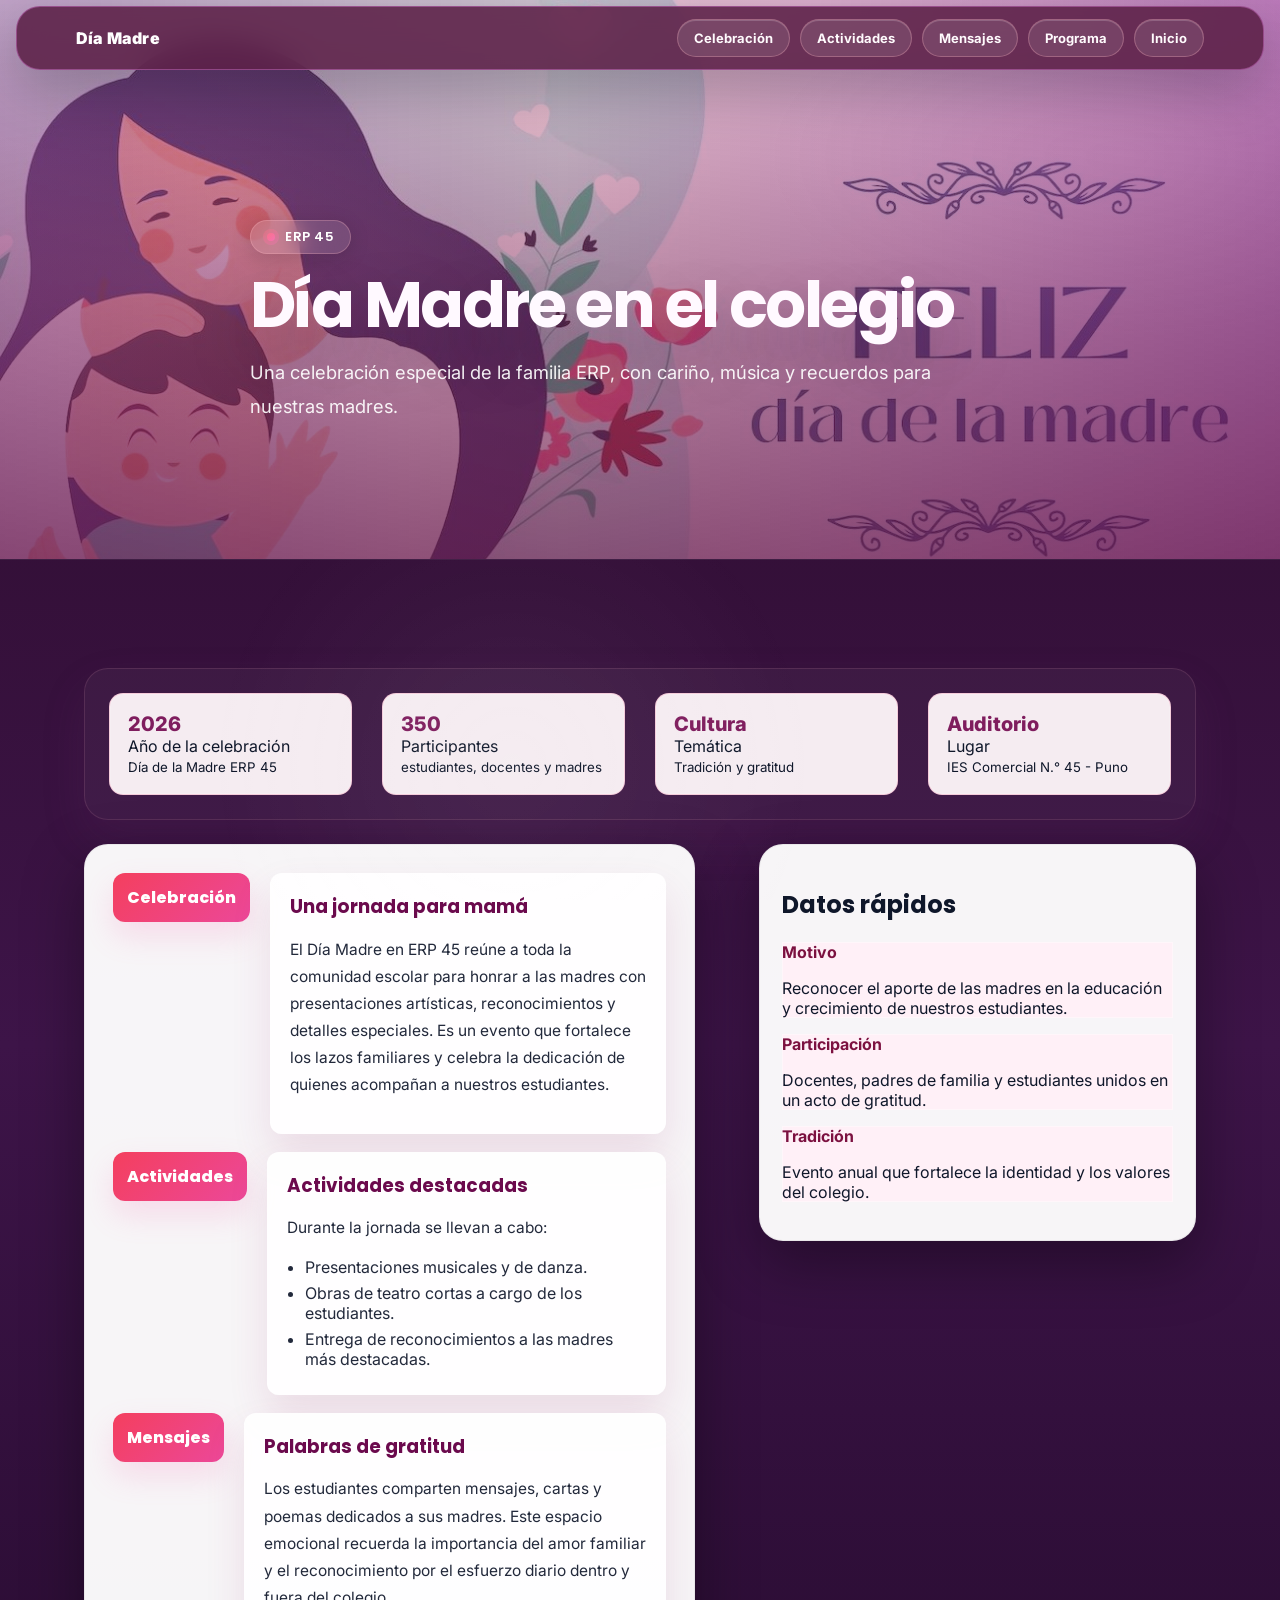
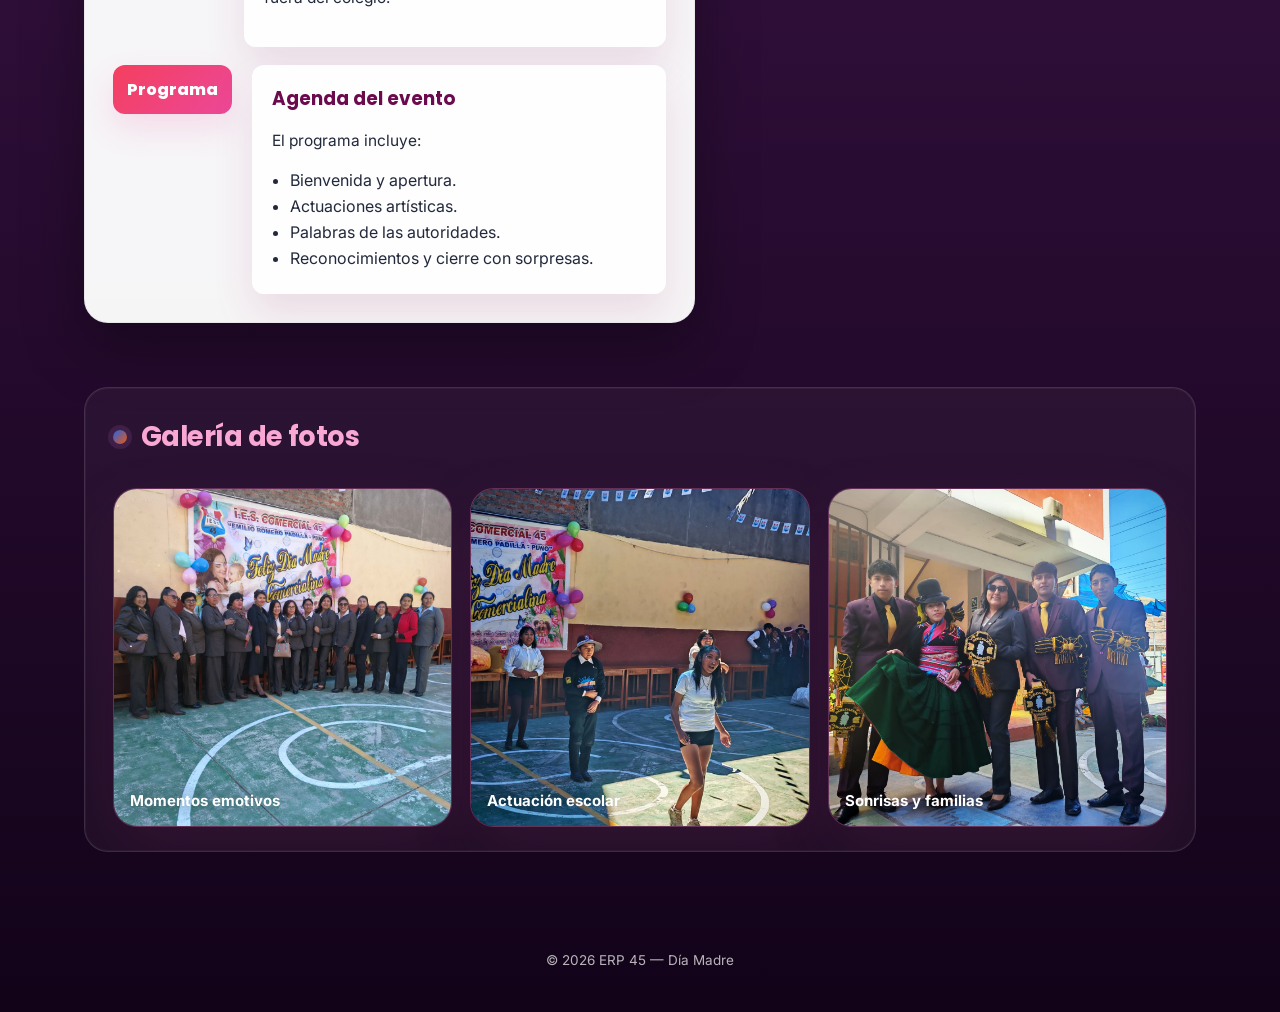
<file: dia-madre.html>
<!doctype html>
<html lang="es">
<head>
  <meta charset="utf-8" />
  <meta name="viewport" content="width=device-width, initial-scale=1" />
  <title>Día Madre - ERP 45</title>
  <link rel="preconnect" href="https://fonts.googleapis.com">
  <link rel="preconnect" href="https://fonts.gstatic.com" crossorigin>
  <link href="https://fonts.googleapis.com/css2?family=Inter:wght@400;500;600&family=Poppins:wght@400;600;700;800;900&display=swap" rel="stylesheet">
  <link rel="stylesheet" href="css/styles.css">
</head>
<body class="dia-madre">
  <header class="top-hero">
    <img src="images/FONDO DIA MADRE.png" alt="Fondo Día Madre" class="hero-img">
    <div class="container hero-inner">
      <div class="kicker"><span class="dot"></span> ERP 45</div>
      <h1>Día Madre en el colegio</h1>
      <div class="subtitle">Una celebración especial de la familia ERP, con cariño, música y recuerdos para nuestras madres.</div>
    </div>
    <div class="navbar" role="navigation" aria-label="Secciones">
      <div class="container nav-inner">
        <div style="font-weight:900; letter-spacing:.2px; color:#fff;">Día Madre</div>
        <button class="nav-toggle" aria-expanded="false" aria-label="Abrir menú">☰</button>
        <div class="nav-links" id="primary-navigation">
          <a class="nav-link" href="#celebracion">Celebración</a>
          <a class="nav-link" href="#actividades">Actividades</a>
          <a class="nav-link" href="#mensajes">Mensajes</a>
          <a class="nav-link" href="#programa">Programa</a>
          <a class="nav-link" href="index.html">Inicio</a>
        </div>
      </div>
    </div>
  </header>

  <main>
    <div class="container hero-cards">
      <section class="card stats" aria-label="Datos del Día Madre">
        <div class="stat">
          <div class="value">2026</div>
          <div class="label">Año de la celebración<br><small>Día de la Madre ERP 45</small></div>
        </div>
        <div class="stat">
          <div class="value">350</div>
          <div class="label">Participantes<br><small>estudiantes, docentes y madres</small></div>
        </div>
        <div class="stat">
          <div class="value">Cultura</div>
          <div class="label">Temática<br><small>Tradición y gratitud</small></div>
        </div>
        <div class="stat">
          <div class="value">Auditorio</div>
          <div class="label">Lugar<br><small>IES Comercial N.° 45 - Puno</small></div>
        </div>
      </section>

      <section class="grid content-grid" aria-label="Día Madre">
        <div class="card">
          <div class="card-pad">
            <div class="timeline">
              <article class="timeline-item" id="celebracion">
                <div class="year-pill">Celebración</div>
                <div class="timeline-content">
                  <h3>Una jornada para mamá</h3>
                  <p class="prose">El Día Madre en ERP 45 reúne a toda la comunidad escolar para honrar a las madres con presentaciones artísticas, reconocimientos y detalles especiales. Es un evento que fortalece los lazos familiares y celebra la dedicación de quienes acompañan a nuestros estudiantes.</p>
                </div>
              </article>

              <article class="timeline-item" id="actividades">
                <div class="year-pill">Actividades</div>
                <div class="timeline-content">
                  <h3>Actividades destacadas</h3>
                  <p class="prose">Durante la jornada se llevan a cabo:</p>
                  <ul class="bullet">
                    <li>Presentaciones musicales y de danza.</li>
                    <li>Obras de teatro cortas a cargo de los estudiantes.</li>
                    <li>Entrega de reconocimientos a las madres más destacadas.</li>
                  </ul>
                </div>
              </article>

              <article class="timeline-item" id="mensajes">
                <div class="year-pill">Mensajes</div>
                <div class="timeline-content">
                  <h3>Palabras de gratitud</h3>
                  <p class="prose">Los estudiantes comparten mensajes, cartas y poemas dedicados a sus madres. Este espacio emocional recuerda la importancia del amor familiar y el reconocimiento por el esfuerzo diario dentro y fuera del colegio.</p>
                </div>
              </article>

              <article class="timeline-item" id="programa">
                <div class="year-pill">Programa</div>
                <div class="timeline-content">
                  <h3>Agenda del evento</h3>
                  <p class="prose">El programa incluye:</p>
                  <ul class="bullet">
                    <li>Bienvenida y apertura.</li>
                    <li>Actuaciones artísticas.</li>
                    <li>Palabras de las autoridades.</li>
                    <li>Reconocimientos y cierre con sorpresas.</li>
                  </ul>
                </div>
              </article>
            </div>
          </div>
        </div>

        <aside class="card aside" aria-label="Resumen Día Madre">
          <div class="card-pad">
            <h2>Datos rápidos</h2>
            <div class="box">
              <div class="aside-title">Motivo</div>
              <p class="aside-text">Reconocer el aporte de las madres en la educación y crecimiento de nuestros estudiantes.</p>
            </div>
            <div class="box">
              <div class="aside-title">Participación</div>
              <p class="aside-text">Docentes, padres de familia y estudiantes unidos en un acto de gratitud.</p>
            </div>
            <div class="box">
              <div class="aside-title">Tradición</div>
              <p class="aside-text">Evento anual que fortalece la identidad y los valores del colegio.</p>
            </div>
          </div>
        </aside>
      </section>

      <section class="card gallery" aria-label="Galería Día Madre">
        <div class="card-pad">
          <div class="section-title"><span class="chip"></span><h2>Galería de fotos</h2></div>
          <div class="photo-grid">
            <div class="photo-card"><img src="images/dia-madre-1.png" alt="Celebración Día Madre 1"><span>Momentos emotivos</span></div>
            <div class="photo-card"><img src="images/dia-madre-2.png" alt="Celebración Día Madre 2"><span>Actuación escolar</span></div>
            <div class="photo-card"><img src="images/dia-madre-3.png" alt="Celebración Día Madre 3"><span>Sonrisas y familias</span></div>
          </div>
        </div>
      </section>
    </div>
  </main>

  <footer>
    © <span id="year"></span> ERP 45 — Día Madre
  </footer>

  <script src="controlador/main.js"></script>
</body>
</html>
</file>
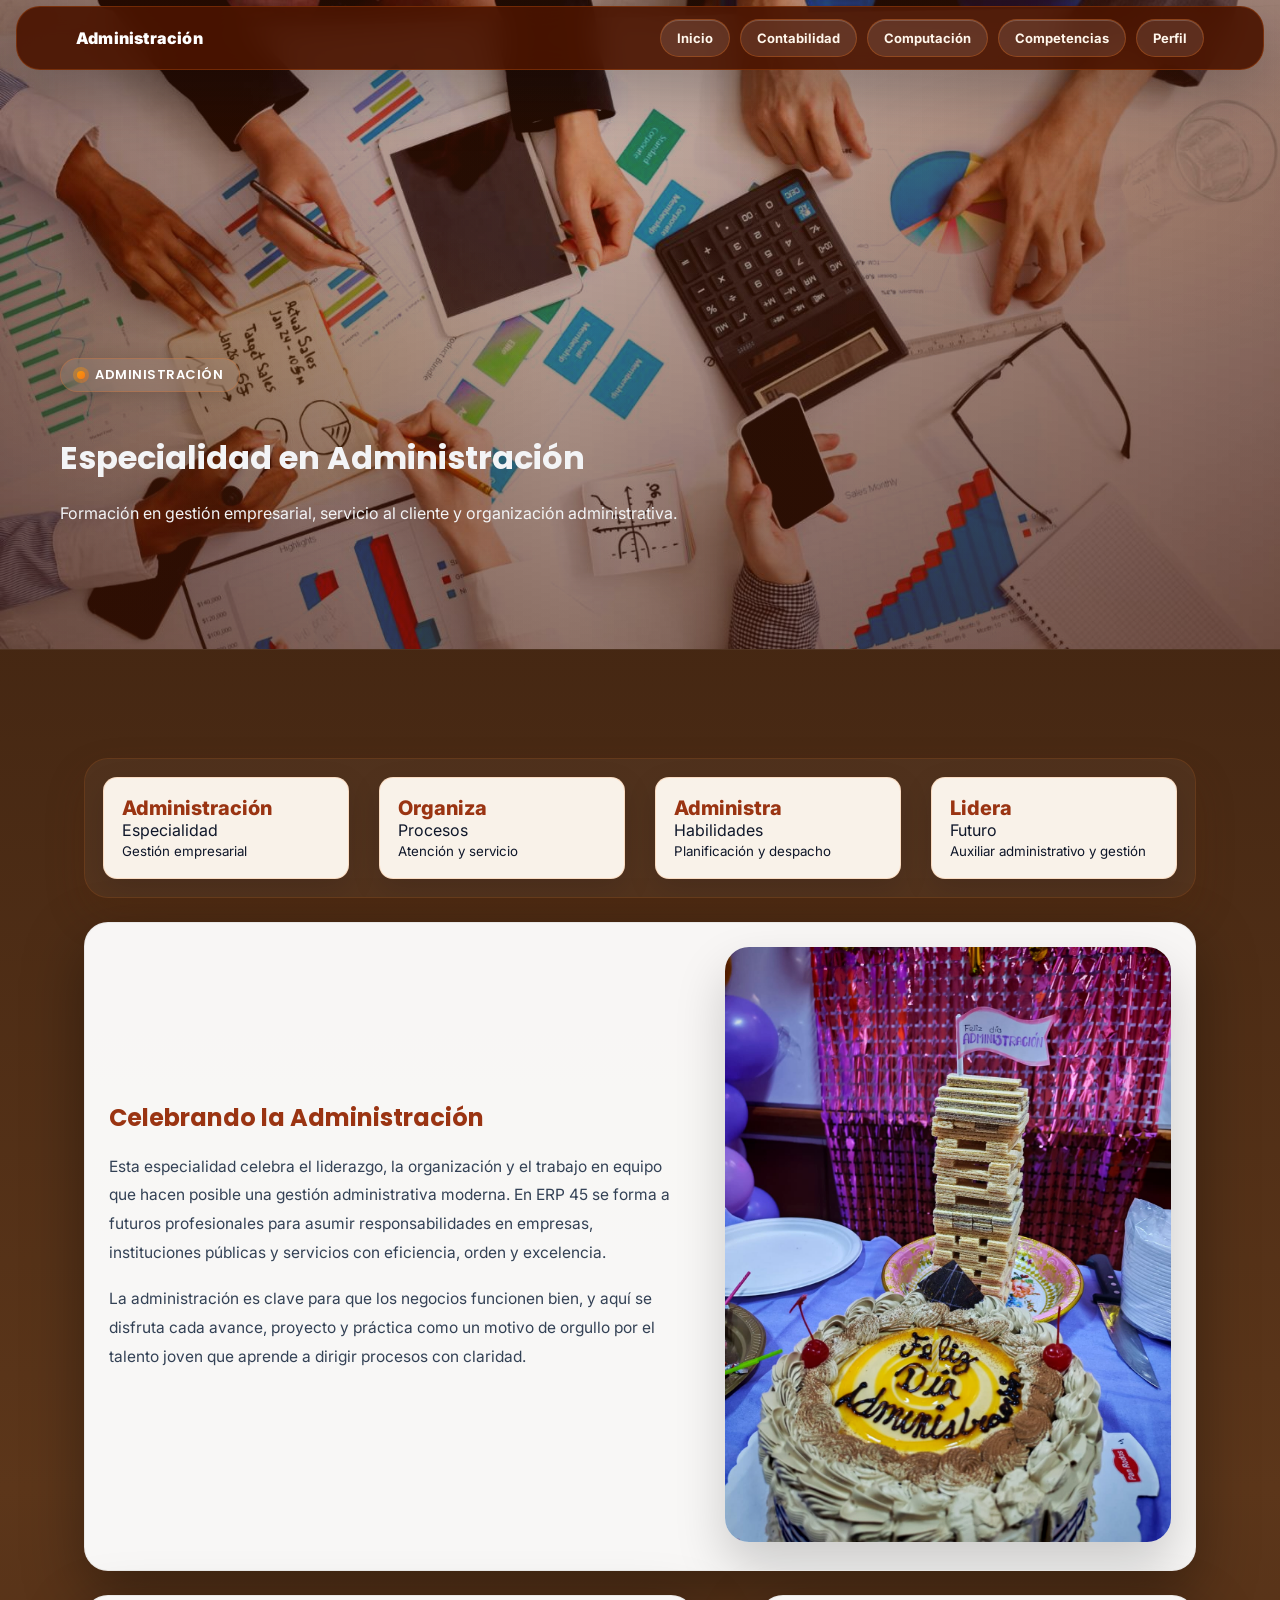
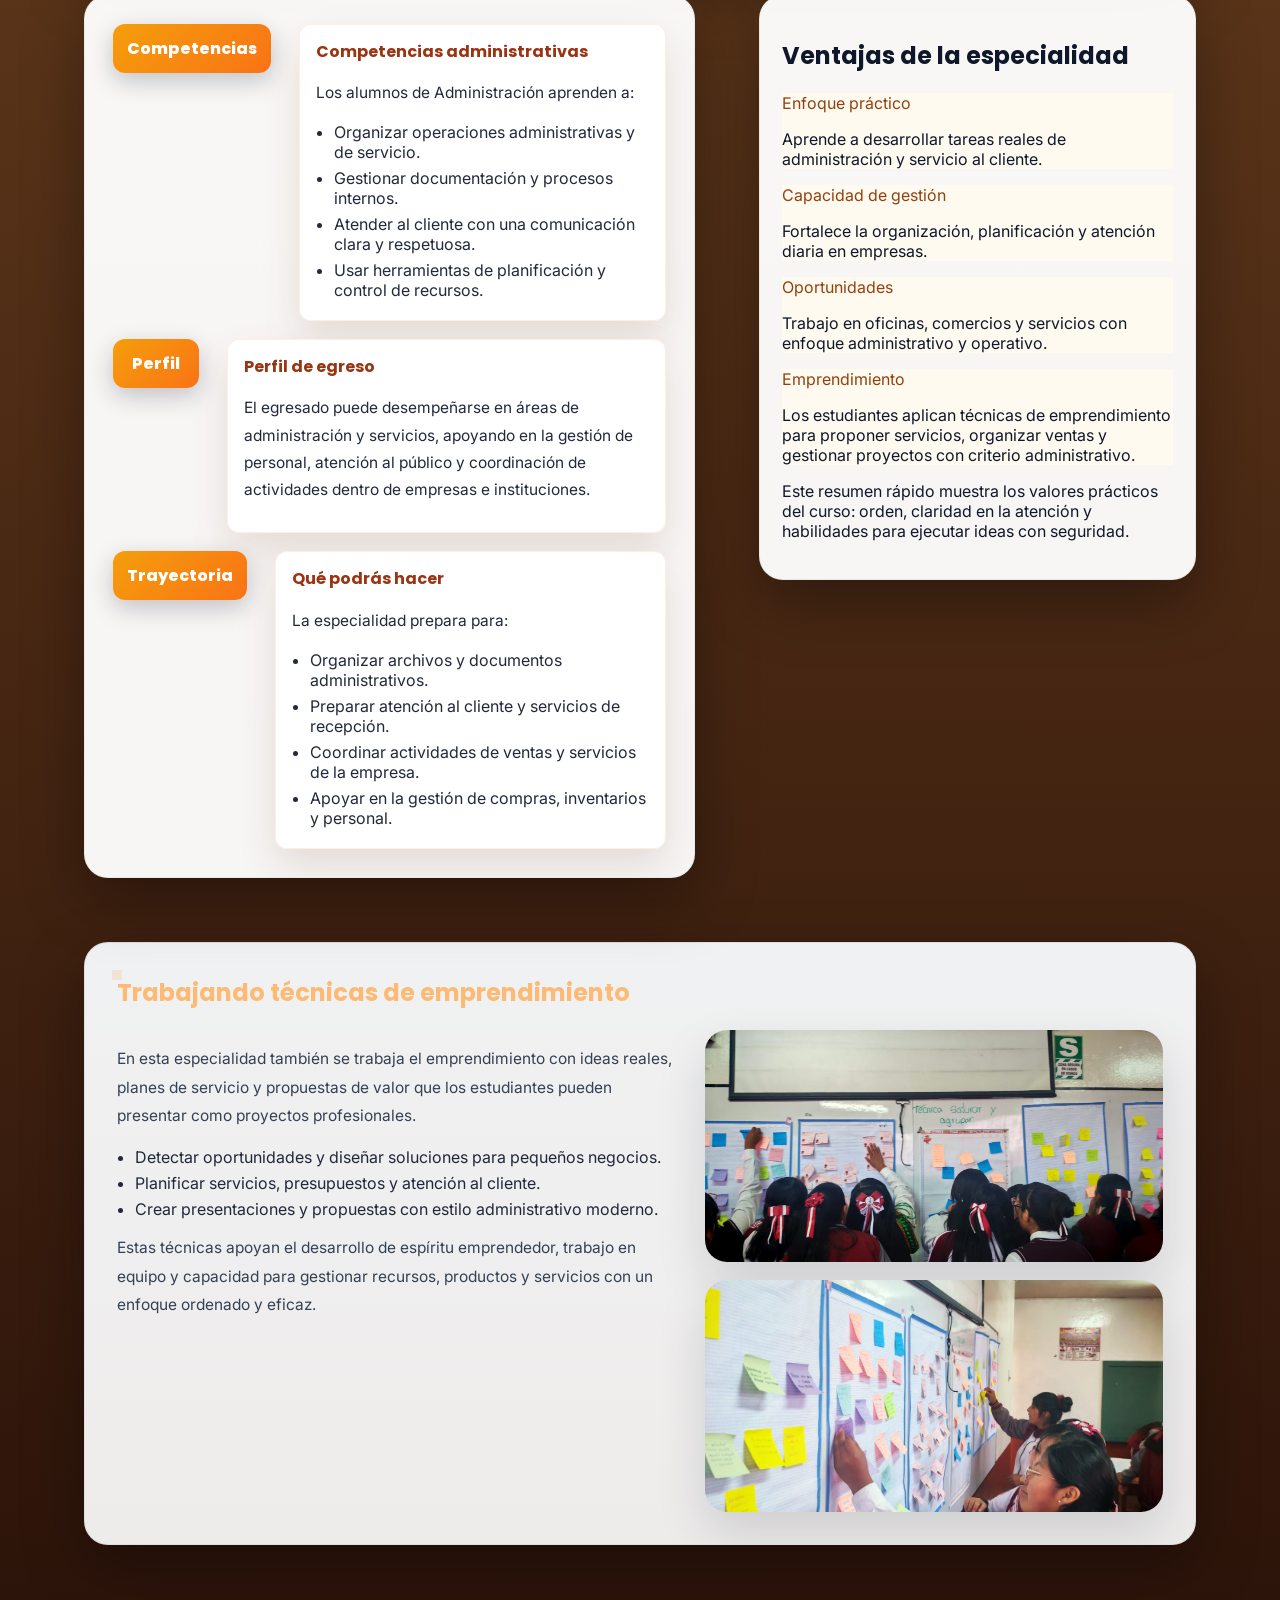
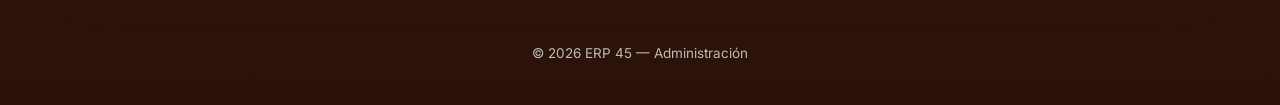
<file: vista/administracion.html>
<!doctype html>
<html lang="es">
<head>
  <meta charset="utf-8" />
  <meta name="viewport" content="width=device-width, initial-scale=1" />
  <title>Administración - ERP 45</title>
  <link rel="preconnect" href="https://fonts.googleapis.com">
  <link rel="preconnect" href="https://fonts.gstatic.com" crossorigin>
  <link href="https://fonts.googleapis.com/css2?family=Inter:wght@400;500;600&family=Poppins:wght@400;600;700;800;900&display=swap" rel="stylesheet">
  <link rel="stylesheet" href="../css/styles.css">
  <link rel="stylesheet" href="../css/administracion.css">
</head>
<body class="administracion">
  <header class="top-hero">
    <img src="../images/administracion.png" alt="Fondo Administración" class="hero-img">
    <div class="container hero-inner">
      <div class="kicker"><span class="dot"></span> Administración</div>
      <h1>Especialidad en Administración</h1>
      <div class="subtitle">Formación en gestión empresarial, servicio al cliente y organización administrativa.</div>
    </div>
    <div class="navbar" role="navigation" aria-label="Navegación de página">
      <div class="container nav-inner">
        <div style="font-weight:900; letter-spacing:.2px; color:#fff;">Administración</div>
        <button class="nav-toggle" aria-expanded="false" aria-label="Abrir menú">☰</button>
        <div class="nav-links" id="primary-navigation">
          <a class="nav-link" href="index.html">Inicio</a>
          <a class="nav-link" href="contabilidad.html">Contabilidad</a>
          <a class="nav-link" href="computacion.html">Computación</a>
          <a class="nav-link" href="#competencias">Competencias</a>
          <a class="nav-link" href="#perfil">Perfil</a>
        </div>
      </div>
    </div>
  </header>

  <main>
    <div class="container hero-cards">
      <section class="card stats" aria-label="Resumen de Administración">
        <div class="stat">
          <div class="value">Administración</div>
          <div class="label">Especialidad<br><small>Gestión empresarial</small></div>
        </div>
        <div class="stat">
          <div class="value">Organiza</div>
          <div class="label">Procesos<br><small>Atención y servicio</small></div>
        </div>
        <div class="stat">
          <div class="value">Administra</div>
          <div class="label">Habilidades<br><small>Planificación y despacho</small></div>
        </div>
        <div class="stat">
          <div class="value">Lidera</div>
          <div class="label">Futuro<br><small>Auxiliar administrativo y gestión</small></div>
        </div>
      </section>

      <section class="card celebration" aria-label="Celebrando Administración">
        <div class="celebration-grid">
          <div class="celebration-text">
            <h2>Celebrando la Administración</h2>
            <p class="prose">Esta especialidad celebra el liderazgo, la organización y el trabajo en equipo que hacen posible una gestión administrativa moderna. En ERP 45 se forma a futuros profesionales para asumir responsabilidades en empresas, instituciones públicas y servicios con eficiencia, orden y excelencia.</p>
            <p class="prose">La administración es clave para que los negocios funcionen bien, y aquí se disfruta cada avance, proyecto y práctica como un motivo de orgullo por el talento joven que aprende a dirigir procesos con claridad.</p>
          </div>
          <div class="celebration-image">
            <img src="../images/pastel-administracion.png" alt="Celebración Administración" />
          </div>
        </div>
      </section>

      <section class="grid content-grid" aria-label="Información de Administración">
        <div class="card">
          <div class="card-pad">
            <div class="timeline">
              <article class="timeline-item" id="competencias">
                <div class="year-pill">Competencias</div>
                <div class="timeline-content">
                  <h3>Competencias administrativas</h3>
                  <p class="prose">Los alumnos de Administración aprenden a:</p>
                  <ul class="bullet">
                    <li>Organizar operaciones administrativas y de servicio.</li>
                    <li>Gestionar documentación y procesos internos.</li>
                    <li>Atender al cliente con una comunicación clara y respetuosa.</li>
                    <li>Usar herramientas de planificación y control de recursos.</li>
                  </ul>
                </div>
              </article>

              <article class="timeline-item" id="perfil">
                <div class="year-pill">Perfil</div>
                <div class="timeline-content">
                  <h3>Perfil de egreso</h3>
                  <p class="prose">El egresado puede desempeñarse en áreas de administración y servicios, apoyando en la gestión de personal, atención al público y coordinación de actividades dentro de empresas e instituciones.</p>
                </div>
              </article>

              <article class="timeline-item" id="trayectoria">
                <div class="year-pill">Trayectoria</div>
                <div class="timeline-content">
                  <h3>Qué podrás hacer</h3>
                  <p class="prose">La especialidad prepara para:</p>
                  <ul class="bullet">
                    <li>Organizar archivos y documentos administrativos.</li>
                    <li>Preparar atención al cliente y servicios de recepción.</li>
                    <li>Coordinar actividades de ventas y servicios de la empresa.</li>
                    <li>Apoyar en la gestión de compras, inventarios y personal.</li>
                  </ul>
                </div>
              </article>
            </div>
          </div>
        </div>

        <aside class="card aside" aria-label="Resumen Administración">
          <div class="card-pad">
            <h2>Ventajas de la especialidad</h2>
            <div class="box">
              <div class="aside-title">Enfoque práctico</div>
              <p class="aside-text">Aprende a desarrollar tareas reales de administración y servicio al cliente.</p>
            </div>
            <div class="box">
              <div class="aside-title">Capacidad de gestión</div>
              <p class="aside-text">Fortalece la organización, planificación y atención diaria en empresas.</p>
            </div>
            <div class="box">
              <div class="aside-title">Oportunidades</div>
              <p class="aside-text">Trabajo en oficinas, comercios y servicios con enfoque administrativo y operativo.</p>
            </div>
            <div class="box">
              <div class="aside-title">Emprendimiento</div>
              <p class="aside-text">Los estudiantes aplican técnicas de emprendimiento para proponer servicios, organizar ventas y gestionar proyectos con criterio administrativo.</p>
            </div>
            <p class="aside-text">Este resumen rápido muestra los valores prácticos del curso: orden, claridad en la atención y habilidades para ejecutar ideas con seguridad.</p>
          </div>
        </aside>
      </section>

      <section class="card entrepreneurship" aria-label="Trabajando técnicas de emprendimiento">
        <div class="card-pad">
          <div class="section-title"><span class="chip"></span><h2>Trabajando técnicas de emprendimiento</h2></div>
          <div class="entrepreneurship-grid">
            <div>
              <p class="prose">En esta especialidad también se trabaja el emprendimiento con ideas reales, planes de servicio y propuestas de valor que los estudiantes pueden presentar como proyectos profesionales.</p>
              <ul class="bullet">
                <li>Detectar oportunidades y diseñar soluciones para pequeños negocios.</li>
                <li>Planificar servicios, presupuestos y atención al cliente.</li>
                <li>Crear presentaciones y propuestas con estilo administrativo moderno.</li>
              </ul>
              <p class="prose">Estas técnicas apoyan el desarrollo de espíritu emprendedor, trabajo en equipo y capacidad para gestionar recursos, productos y servicios con un enfoque ordenado y eficaz.</p>
            </div>
            <div class="entrepreneurship-photos">
              <img src="../images/estudiante1.png" alt="Estudiante trabajando en emprendimiento" />
              <img src="../images/estudiante2.png" alt="Equipo emprendedor" />
            </div>
          </div>
        </div>
      </section>
    </div>
  </main>

  <footer>
    © <span id="year"></span> ERP 45 — Administración
  </footer>

  <script src="../controlador/main.js"></script>
</body>
</html>
</file>
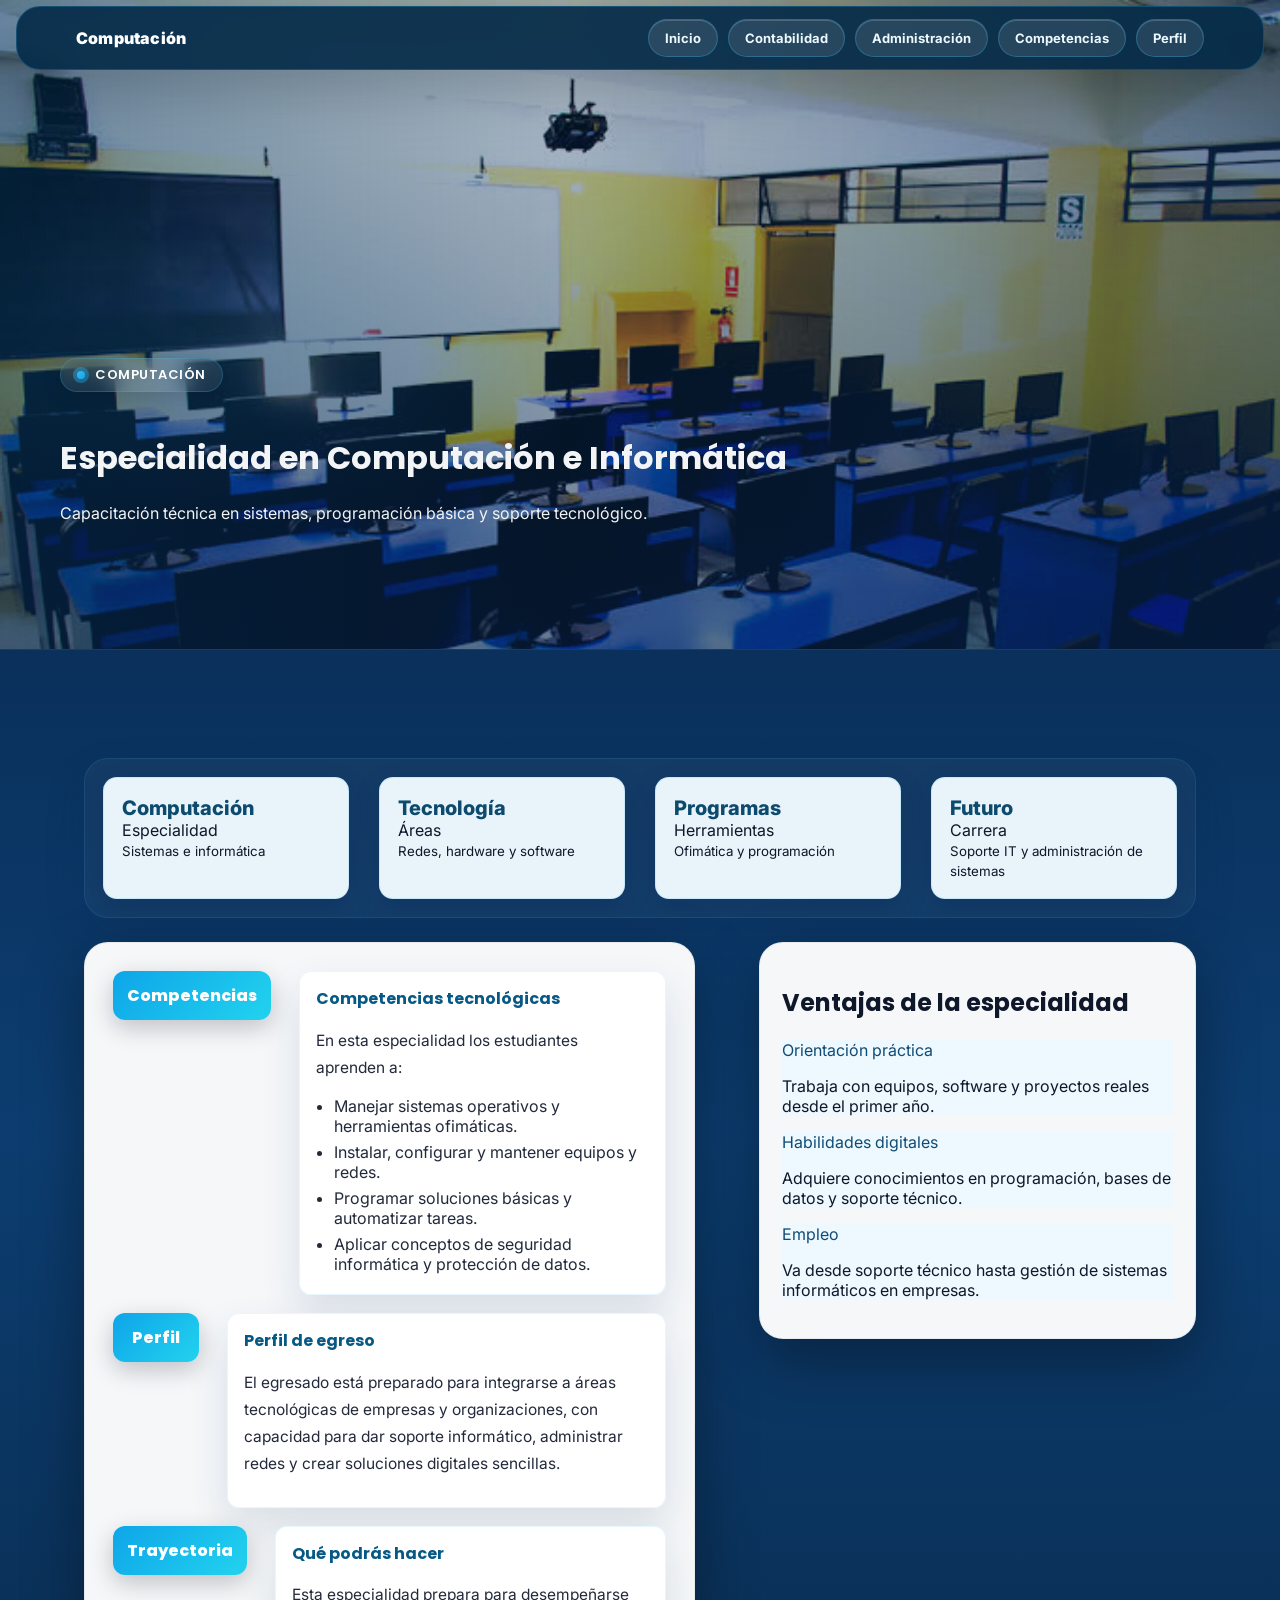
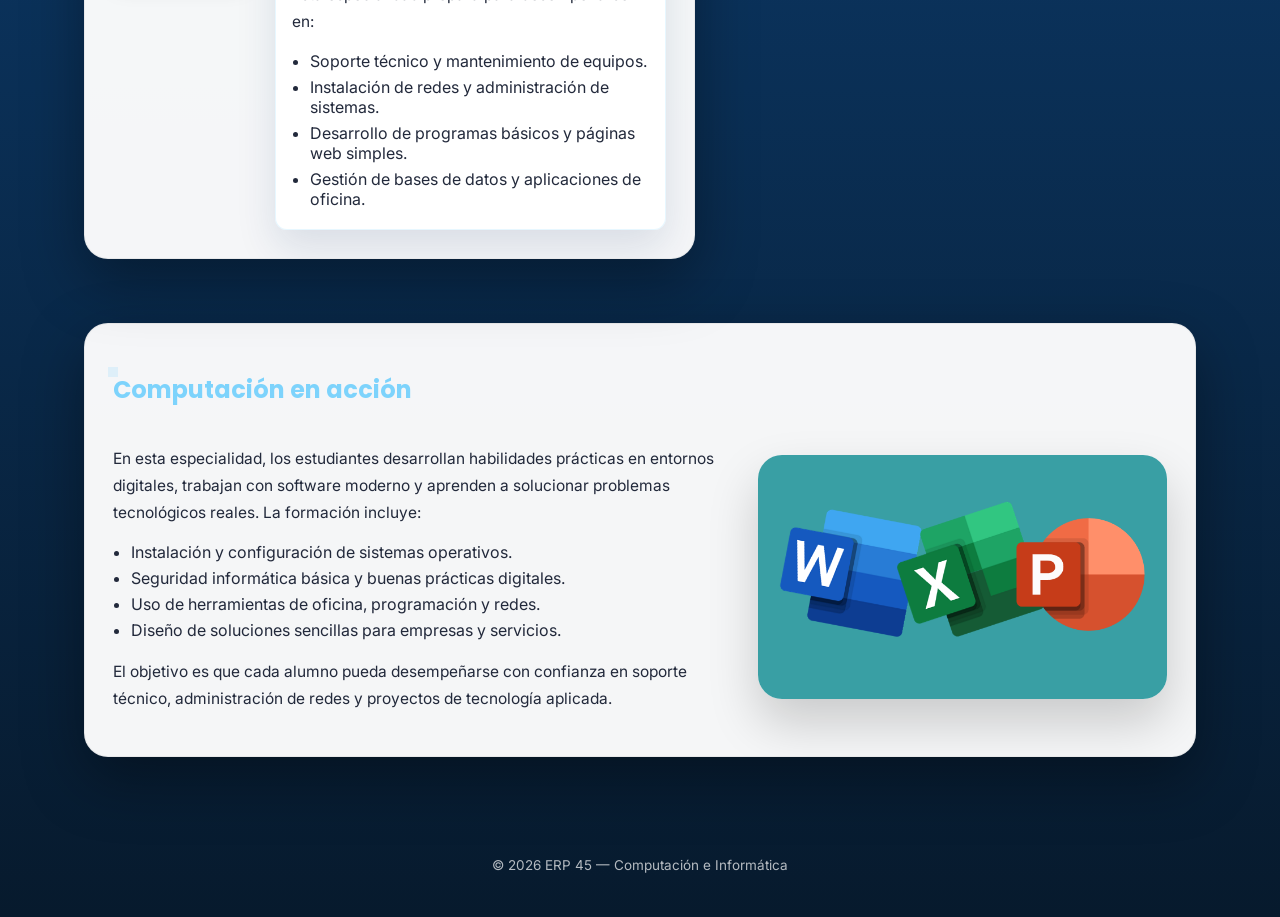
<file: vista/computacion.html>
<!doctype html>
<html lang="es">
<head>
  <meta charset="utf-8" />
  <meta name="viewport" content="width=device-width, initial-scale=1" />
  <title>Computación e Informática - ERP 45</title>
  <link rel="preconnect" href="https://fonts.googleapis.com">
  <link rel="preconnect" href="https://fonts.gstatic.com" crossorigin>
  <link href="https://fonts.googleapis.com/css2?family=Inter:wght@400;500;600&family=Poppins:wght@400;600;700;800;900&display=swap" rel="stylesheet">
  <link rel="stylesheet" href="../css/styles.css">
  <link rel="stylesheet" href="../css/computacion.css">
</head>
<body class="computacion">
  <header class="top-hero">
    <img src="../images/computacion.png" alt="Fondo Computación" class="hero-img">
    <div class="container hero-inner">
      <div class="kicker"><span class="dot"></span> Computación</div>
      <h1>Especialidad en Computación e Informática</h1>
      <div class="subtitle">Capacitación técnica en sistemas, programación básica y soporte tecnológico.</div>
    </div>
    <div class="navbar" role="navigation" aria-label="Navegación de página">
      <div class="container nav-inner">
        <div style="font-weight:900; letter-spacing:.2px; color:#fff;">Computación</div>
        <button class="nav-toggle" aria-expanded="false" aria-label="Abrir menú">☰</button>
        <div class="nav-links" id="primary-navigation">
          <a class="nav-link" href="index.html">Inicio</a>
          <a class="nav-link" href="contabilidad.html">Contabilidad</a>
          <a class="nav-link" href="administracion.html">Administración</a>
          <a class="nav-link" href="#competencias">Competencias</a>
          <a class="nav-link" href="#perfil">Perfil</a>
        </div>
      </div>
    </div>
  </header>

  <main>
    <div class="container hero-cards">
      <section class="card stats" aria-label="Resumen de Computación">
        <div class="stat">
          <div class="value">Computación</div>
          <div class="label">Especialidad<br><small>Sistemas e informática</small></div>
        </div>
        <div class="stat">
          <div class="value">Tecnología</div>
          <div class="label">Áreas<br><small>Redes, hardware y software</small></div>
        </div>
        <div class="stat">
          <div class="value">Programas</div>
          <div class="label">Herramientas<br><small>Ofimática y programación</small></div>
        </div>
        <div class="stat">
          <div class="value">Futuro</div>
          <div class="label">Carrera<br><small>Soporte IT y administración de sistemas</small></div>
        </div>
      </section>

      <section class="grid content-grid" aria-label="Información de Computación">
        <div class="card">
          <div class="card-pad">
            <div class="timeline">
              <article class="timeline-item" id="competencias">
                <div class="year-pill">Competencias</div>
                <div class="timeline-content">
                  <h3>Competencias tecnológicas</h3>
                  <p class="prose">En esta especialidad los estudiantes aprenden a:</p>
                  <ul class="bullet">
                    <li>Manejar sistemas operativos y herramientas ofimáticas.</li>
                    <li>Instalar, configurar y mantener equipos y redes.</li>
                    <li>Programar soluciones básicas y automatizar tareas.</li>
                    <li>Aplicar conceptos de seguridad informática y protección de datos.</li>
                  </ul>
                </div>
              </article>

              <article class="timeline-item" id="perfil">
                <div class="year-pill">Perfil</div>
                <div class="timeline-content">
                  <h3>Perfil de egreso</h3>
                  <p class="prose">El egresado está preparado para integrarse a áreas tecnológicas de empresas y organizaciones, con capacidad para dar soporte informático, administrar redes y crear soluciones digitales sencillas.</p>
                </div>
              </article>

              <article class="timeline-item" id="trayectoria">
                <div class="year-pill">Trayectoria</div>
                <div class="timeline-content">
                  <h3>Qué podrás hacer</h3>
                  <p class="prose">Esta especialidad prepara para desempeñarse en:</p>
                  <ul class="bullet">
                    <li>Soporte técnico y mantenimiento de equipos.</li>
                    <li>Instalación de redes y administración de sistemas.</li>
                    <li>Desarrollo de programas básicos y páginas web simples.</li>
                    <li>Gestión de bases de datos y aplicaciones de oficina.</li>
                  </ul>
                </div>
              </article>
            </div>
          </div>
        </div>

        <aside class="card aside" aria-label="Resumen Computación">
          <div class="card-pad">
            <h2>Ventajas de la especialidad</h2>
            <div class="box">
              <div class="aside-title">Orientación práctica</div>
              <p class="aside-text">Trabaja con equipos, software y proyectos reales desde el primer año.</p>
            </div>
            <div class="box">
              <div class="aside-title">Habilidades digitales</div>
              <p class="aside-text">Adquiere conocimientos en programación, bases de datos y soporte técnico.</p>
            </div>
            <div class="box">
              <div class="aside-title">Empleo</div>
              <p class="aside-text">Va desde soporte técnico hasta gestión de sistemas informáticos en empresas.</p>
            </div>
          </div>
        </aside>
      </section>

      <section class="card image-card" aria-label="Computación en acción">
        <div class="card-pad">
          <div class="section-title"><span class="chip"></span><h2>Computación en acción</h2></div>
          <div class="image-card-grid">
            <div>
              <p class="prose">En esta especialidad, los estudiantes desarrollan habilidades prácticas en entornos digitales, trabajan con software moderno y aprenden a solucionar problemas tecnológicos reales. La formación incluye:</p>
              <ul class="bullet">
                <li>Instalación y configuración de sistemas operativos.</li>
                <li>Seguridad informática básica y buenas prácticas digitales.</li>
                <li>Uso de herramientas de oficina, programación y redes.</li>
                <li>Diseño de soluciones sencillas para empresas y servicios.</li>
              </ul>
              <p class="prose">El objetivo es que cada alumno pueda desempeñarse con confianza en soporte técnico, administración de redes y proyectos de tecnología aplicada.</p>
            </div>
            <div class="image-card-media">
              <img src="../images/computacion3.png" alt="Computación e Informática" class="feature-img">
            </div>
          </div>
        </div>
      </section>
    </div>
  </main>

  <footer>
    © <span id="year"></span> ERP 45 — Computación e Informática
  </footer>

  <script src="../controlador/main.js"></script>
</body>
</html>
</file>
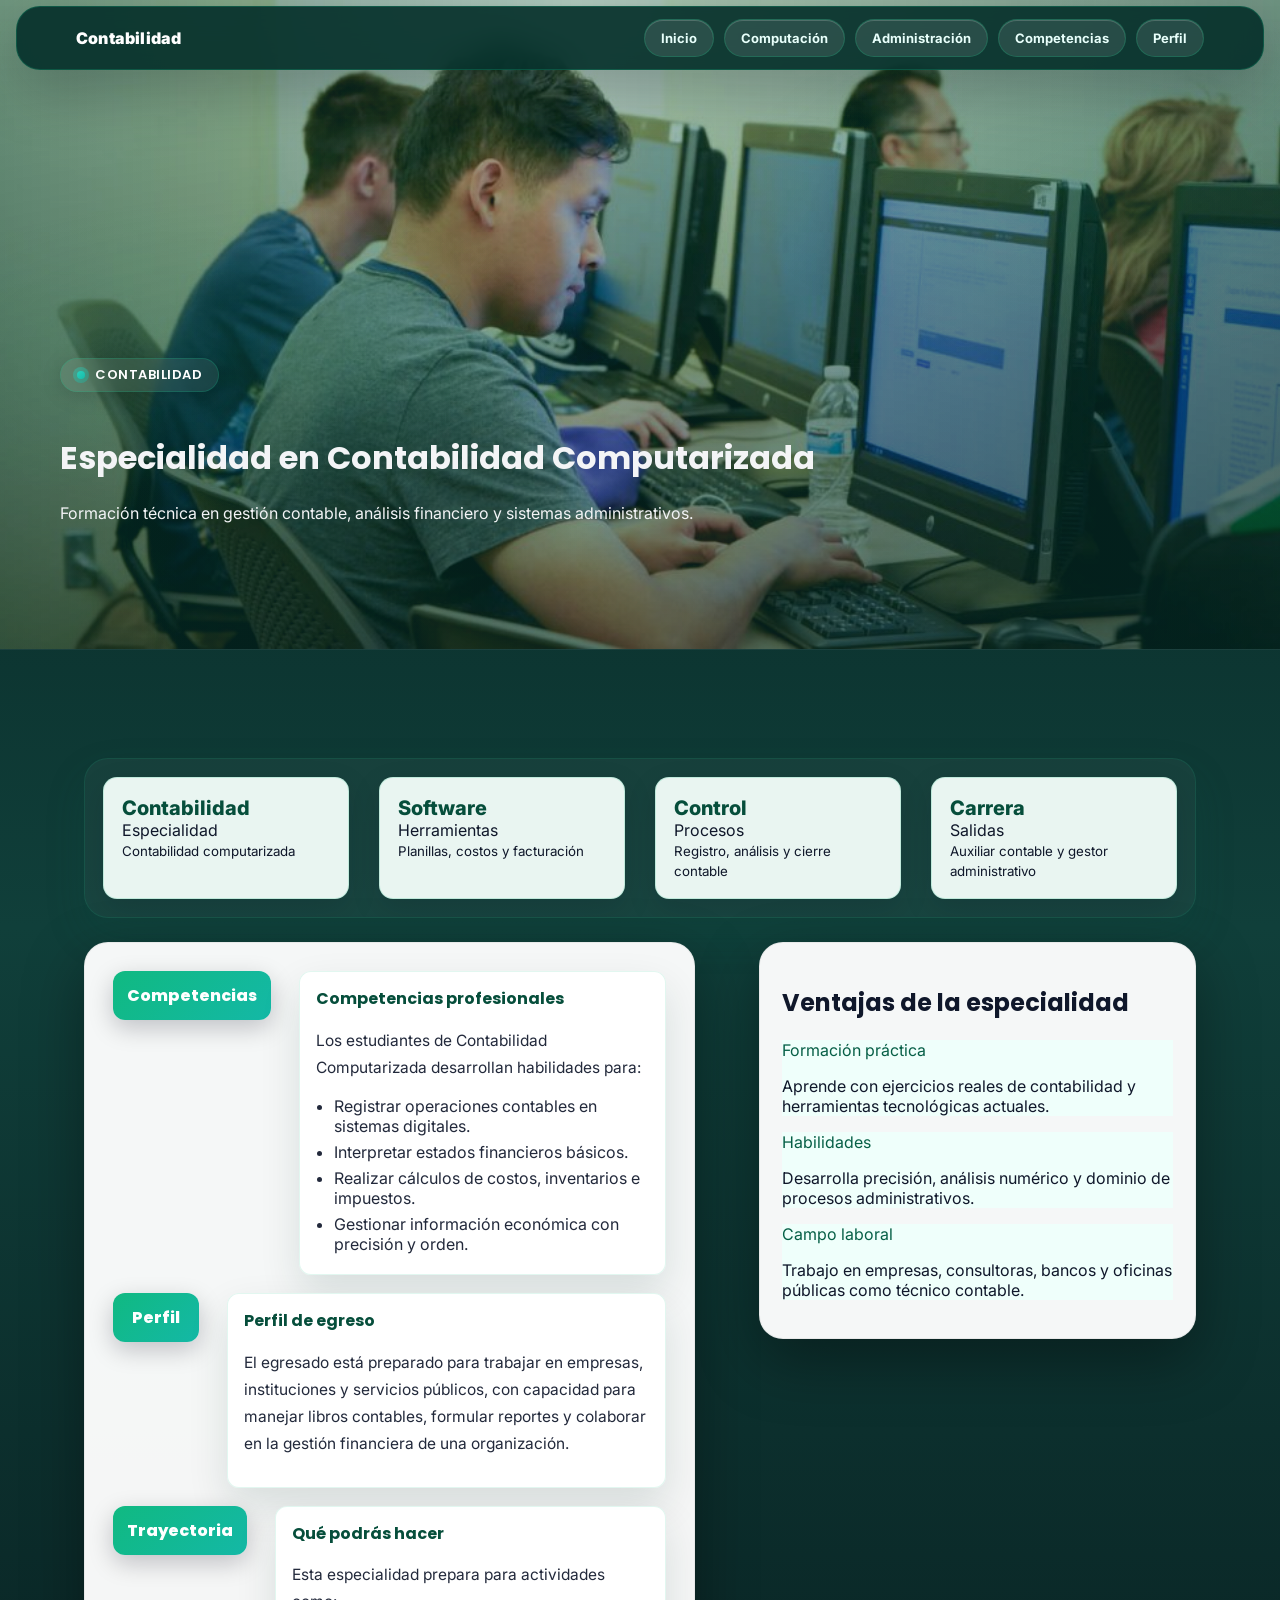
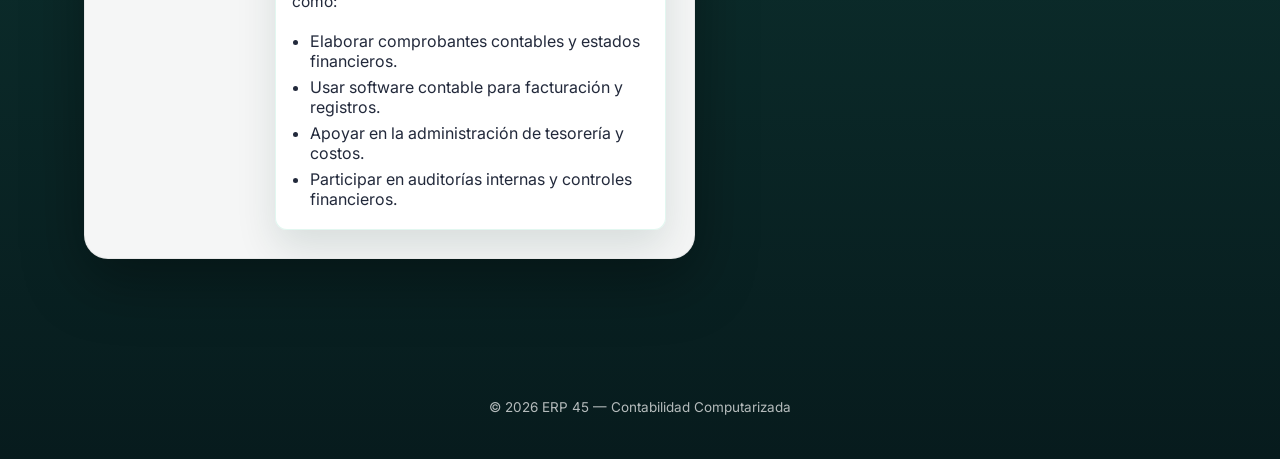
<file: vista/contabilidad.html>
<!doctype html>
<html lang="es">
<head>
  <meta charset="utf-8" />
  <meta name="viewport" content="width=device-width, initial-scale=1" />
  <title>Contabilidad Computarizada - ERP 45</title>
  <link rel="preconnect" href="https://fonts.googleapis.com">
  <link rel="preconnect" href="https://fonts.gstatic.com" crossorigin>
  <link href="https://fonts.googleapis.com/css2?family=Inter:wght@400;500;600&family=Poppins:wght@400;600;700;800;900&display=swap" rel="stylesheet">
  <link rel="stylesheet" href="../css/styles.css">
  <link rel="stylesheet" href="../css/contabilidad.css">
</head>
<body class="contabilidad">
  <header class="top-hero">
    <img src="../images/contabilidad.png" alt="Fondo Contabilidad" class="hero-img">
    <div class="container hero-inner">
      <div class="kicker"><span class="dot"></span> Contabilidad</div>
      <h1>Especialidad en Contabilidad Computarizada</h1>
      <div class="subtitle">Formación técnica en gestión contable, análisis financiero y sistemas administrativos.</div>
    </div>
    <div class="navbar" role="navigation" aria-label="Navegación de página">
      <div class="container nav-inner">
        <div style="font-weight:900; letter-spacing:.2px; color:#fff;">Contabilidad</div>
        <button class="nav-toggle" aria-expanded="false" aria-label="Abrir menú">☰</button>
        <div class="nav-links" id="primary-navigation">
          <a class="nav-link" href="index.html">Inicio</a>
          <a class="nav-link" href="computacion.html">Computación</a>
          <a class="nav-link" href="administracion.html">Administración</a>
          <a class="nav-link" href="#competencias">Competencias</a>
          <a class="nav-link" href="#perfil">Perfil</a>
        </div>
      </div>
    </div>
  </header>

  <main>
    <div class="container hero-cards">
      <section class="card stats" aria-label="Resumen de Contabilidad">
        <div class="stat">
          <div class="value">Contabilidad</div>
          <div class="label">Especialidad<br><small>Contabilidad computarizada</small></div>
        </div>
        <div class="stat">
          <div class="value">Software</div>
          <div class="label">Herramientas<br><small>Planillas, costos y facturación</small></div>
        </div>
        <div class="stat">
          <div class="value">Control</div>
          <div class="label">Procesos<br><small>Registro, análisis y cierre contable</small></div>
        </div>
        <div class="stat">
          <div class="value">Carrera</div>
          <div class="label">Salidas<br><small>Auxiliar contable y gestor administrativo</small></div>
        </div>
      </section>

      <section class="grid content-grid" aria-label="Información de Contabilidad">
        <div class="card">
          <div class="card-pad">
            <div class="timeline">
              <article class="timeline-item" id="competencias">
                <div class="year-pill">Competencias</div>
                <div class="timeline-content">
                  <h3>Competencias profesionales</h3>
                  <p class="prose">Los estudiantes de Contabilidad Computarizada desarrollan habilidades para:</p>
                  <ul class="bullet">
                    <li>Registrar operaciones contables en sistemas digitales.</li>
                    <li>Interpretar estados financieros básicos.</li>
                    <li>Realizar cálculos de costos, inventarios e impuestos.</li>
                    <li>Gestionar información económica con precisión y orden.</li>
                  </ul>
                </div>
              </article>

              <article class="timeline-item" id="perfil">
                <div class="year-pill">Perfil</div>
                <div class="timeline-content">
                  <h3>Perfil de egreso</h3>
                  <p class="prose">El egresado está preparado para trabajar en empresas, instituciones y servicios públicos, con capacidad para manejar libros contables, formular reportes y colaborar en la gestión financiera de una organización.</p>
                </div>
              </article>

              <article class="timeline-item" id="trayectoria">
                <div class="year-pill">Trayectoria</div>
                <div class="timeline-content">
                  <h3>Qué podrás hacer</h3>
                  <p class="prose">Esta especialidad prepara para actividades como:</p>
                  <ul class="bullet">
                    <li>Elaborar comprobantes contables y estados financieros.</li>
                    <li>Usar software contable para facturación y registros.</li>
                    <li>Apoyar en la administración de tesorería y costos.</li>
                    <li>Participar en auditorías internas y controles financieros.</li>
                  </ul>
                </div>
              </article>
            </div>
          </div>
        </div>

        <aside class="card aside" aria-label="Resumen Contabilidad">
          <div class="card-pad">
            <h2>Ventajas de la especialidad</h2>
            <div class="box">
              <div class="aside-title">Formación práctica</div>
              <p class="aside-text">Aprende con ejercicios reales de contabilidad y herramientas tecnológicas actuales.</p>
            </div>
            <div class="box">
              <div class="aside-title">Habilidades</div>
              <p class="aside-text">Desarrolla precisión, análisis numérico y dominio de procesos administrativos.</p>
            </div>
            <div class="box">
              <div class="aside-title">Campo laboral</div>
              <p class="aside-text">Trabajo en empresas, consultoras, bancos y oficinas públicas como técnico contable.</p>
            </div>
          </div>
        </aside>
      </section>
    </div>
  </main>

  <footer>
    © <span id="year"></span> ERP 45 — Contabilidad Computarizada
  </footer>

  <script src="../controlador/main.js"></script>
</body>
</html>
</file>
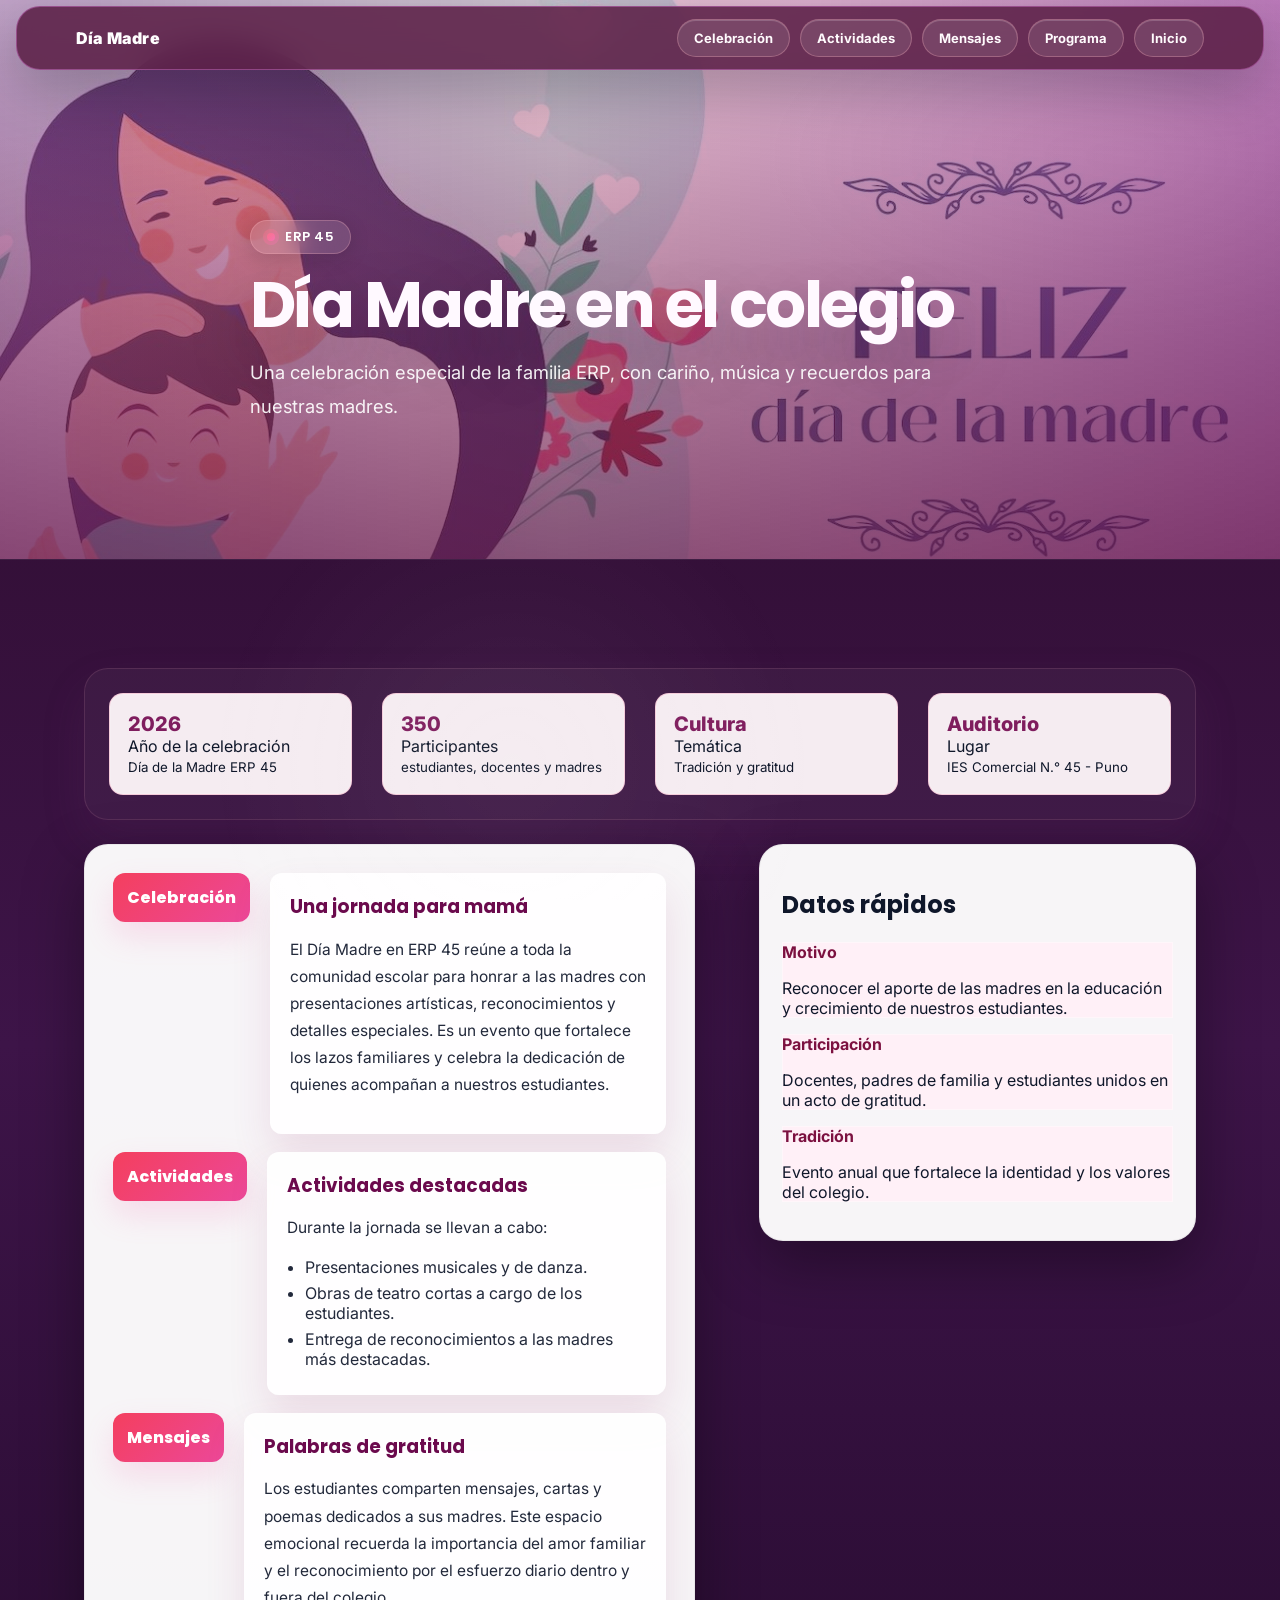
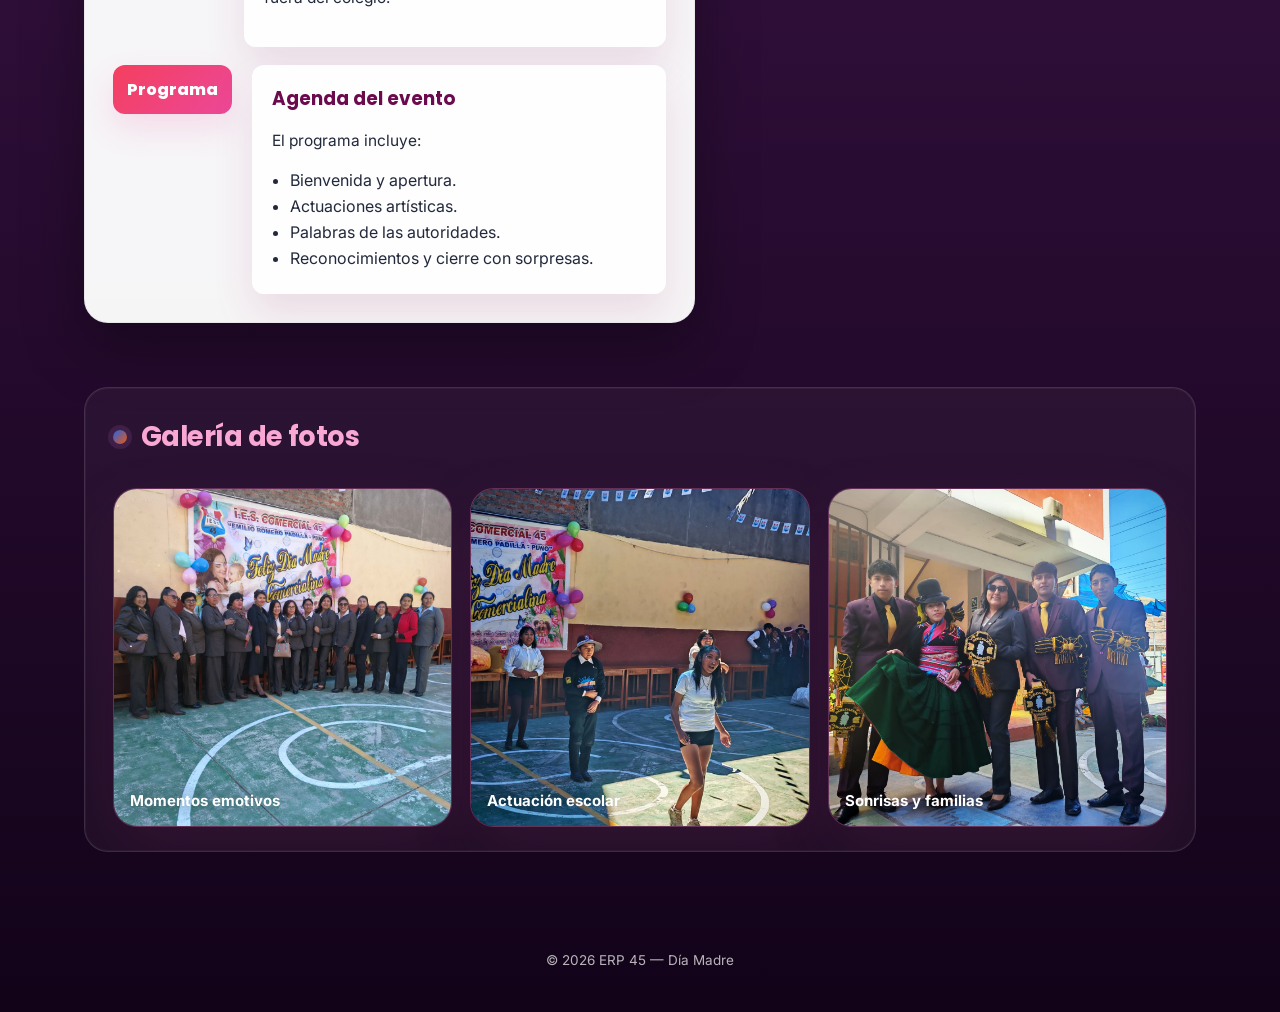
<file: vista/dia-madre.html>
<!doctype html>
<html lang="es">
<head>
  <meta charset="utf-8" />
  <meta name="viewport" content="width=device-width, initial-scale=1" />
  <title>Día Madre - ERP 45</title>
  <link rel="preconnect" href="https://fonts.googleapis.com">
  <link rel="preconnect" href="https://fonts.gstatic.com" crossorigin>
  <link href="https://fonts.googleapis.com/css2?family=Inter:wght@400;500;600&family=Poppins:wght@400;600;700;800;900&display=swap" rel="stylesheet">
  <link rel="stylesheet" href="../css/styles.css">
</head>
<body class="dia-madre">
  <header class="top-hero">
    <img src="../images/FONDO DIA MADRE.png" alt="Fondo Día Madre" class="hero-img">
    <div class="container hero-inner">
      <div class="kicker"><span class="dot"></span> ERP 45</div>
      <h1>Día Madre en el colegio</h1>
      <div class="subtitle">Una celebración especial de la familia ERP, con cariño, música y recuerdos para nuestras madres.</div>
    </div>
    <div class="navbar" role="navigation" aria-label="Secciones">
      <div class="container nav-inner">
        <div style="font-weight:900; letter-spacing:.2px; color:#fff;">Día Madre</div>
        <button class="nav-toggle" aria-expanded="false" aria-label="Abrir menú">☰</button>
        <div class="nav-links" id="primary-navigation">
          <a class="nav-link" href="#celebracion">Celebración</a>
          <a class="nav-link" href="#actividades">Actividades</a>
          <a class="nav-link" href="#mensajes">Mensajes</a>
          <a class="nav-link" href="#programa">Programa</a>
          <a class="nav-link" href="index.html">Inicio</a>
        </div>
      </div>
    </div>
  </header>

  <main>
    <div class="container hero-cards">
      <section class="card stats" aria-label="Datos del Día Madre">
        <div class="stat">
          <div class="value">2026</div>
          <div class="label">Año de la celebración<br><small>Día de la Madre ERP 45</small></div>
        </div>
        <div class="stat">
          <div class="value">350</div>
          <div class="label">Participantes<br><small>estudiantes, docentes y madres</small></div>
        </div>
        <div class="stat">
          <div class="value">Cultura</div>
          <div class="label">Temática<br><small>Tradición y gratitud</small></div>
        </div>
        <div class="stat">
          <div class="value">Auditorio</div>
          <div class="label">Lugar<br><small>IES Comercial N.° 45 - Puno</small></div>
        </div>
      </section>

      <section class="grid content-grid" aria-label="Día Madre">
        <div class="card">
          <div class="card-pad">
            <div class="timeline">
              <article class="timeline-item" id="celebracion">
                <div class="year-pill">Celebración</div>
                <div class="timeline-content">
                  <h3>Una jornada para mamá</h3>
                  <p class="prose">El Día Madre en ERP 45 reúne a toda la comunidad escolar para honrar a las madres con presentaciones artísticas, reconocimientos y detalles especiales. Es un evento que fortalece los lazos familiares y celebra la dedicación de quienes acompañan a nuestros estudiantes.</p>
                </div>
              </article>

              <article class="timeline-item" id="actividades">
                <div class="year-pill">Actividades</div>
                <div class="timeline-content">
                  <h3>Actividades destacadas</h3>
                  <p class="prose">Durante la jornada se llevan a cabo:</p>
                  <ul class="bullet">
                    <li>Presentaciones musicales y de danza.</li>
                    <li>Obras de teatro cortas a cargo de los estudiantes.</li>
                    <li>Entrega de reconocimientos a las madres más destacadas.</li>
                  </ul>
                </div>
              </article>

              <article class="timeline-item" id="mensajes">
                <div class="year-pill">Mensajes</div>
                <div class="timeline-content">
                  <h3>Palabras de gratitud</h3>
                  <p class="prose">Los estudiantes comparten mensajes, cartas y poemas dedicados a sus madres. Este espacio emocional recuerda la importancia del amor familiar y el reconocimiento por el esfuerzo diario dentro y fuera del colegio.</p>
                </div>
              </article>

              <article class="timeline-item" id="programa">
                <div class="year-pill">Programa</div>
                <div class="timeline-content">
                  <h3>Agenda del evento</h3>
                  <p class="prose">El programa incluye:</p>
                  <ul class="bullet">
                    <li>Bienvenida y apertura.</li>
                    <li>Actuaciones artísticas.</li>
                    <li>Palabras de las autoridades.</li>
                    <li>Reconocimientos y cierre con sorpresas.</li>
                  </ul>
                </div>
              </article>
            </div>
          </div>
        </div>

        <aside class="card aside" aria-label="Resumen Día Madre">
          <div class="card-pad">
            <h2>Datos rápidos</h2>
            <div class="box">
              <div class="aside-title">Motivo</div>
              <p class="aside-text">Reconocer el aporte de las madres en la educación y crecimiento de nuestros estudiantes.</p>
            </div>
            <div class="box">
              <div class="aside-title">Participación</div>
              <p class="aside-text">Docentes, padres de familia y estudiantes unidos en un acto de gratitud.</p>
            </div>
            <div class="box">
              <div class="aside-title">Tradición</div>
              <p class="aside-text">Evento anual que fortalece la identidad y los valores del colegio.</p>
            </div>
          </div>
        </aside>
      </section>

      <section class="card gallery" aria-label="Galería Día Madre">
        <div class="card-pad">
          <div class="section-title"><span class="chip"></span><h2>Galería de fotos</h2></div>
          <div class="photo-grid">
            <div class="photo-card"><img src="../images/dia-madre-1.png" alt="Celebración Día Madre 1"><span>Momentos emotivos</span></div>
            <div class="photo-card"><img src="../images/dia-madre-2.png" alt="Celebración Día Madre 2"><span>Actuación escolar</span></div>
            <div class="photo-card"><img src="../images/dia-madre-3.png" alt="Celebración Día Madre 3"><span>Sonrisas y familias</span></div>
          </div>
        </div>
      </section>
    </div>
  </main>

  <footer>
    © <span id="year"></span> ERP 45 — Día Madre
  </footer>

  <script src="../controlador/main.js"></script>
</body>
</html>
</file>
<file: css/styles.css>
/* Diseño premium optimizado (Inter + Poppins) */
:root {
	--bg0: #030712;
	--bg1: #0b1528;
	--bg2: #050b14;
	--card: rgba(255, 255, 255, 0.96);
	--text: #0f172a;
	--muted: #475569;
	--accent: #ea580c;
	--accent-glow: rgba(234, 88, 12, 0.15);
	--accent2: #2563eb;
	--accent2-glow: rgba(37, 99, 235, 0.2);
	--ring: rgba(37, 99, 235, 0.4);
	--radius: 24px;
	--transition: all 0.3s cubic-bezier(0.4, 0, 0.2, 1);
}

* { box-sizing: border-box; -webkit-font-smoothing: antialiased; -moz-osx-font-smoothing: grayscale; }

html { scroll-behavior: smooth; }
body {
	margin: 0;
	font-family: 'Inter', system-ui, -apple-system, sans-serif;
	background: linear-gradient(180deg, var(--bg0) 0%, var(--bg1) 50%, var(--bg2) 100%);
	background-attachment: fixed;
	color: #f3f4f6;
	min-height: 100vh;
	overflow-x: hidden;
}

/* Fondo decorativo sutil */
body::before {
	content: "";
	position: fixed;
	inset: 0;
	background: radial-gradient(circle at 80% 20%, rgba(37, 99, 235, 0.08) 0%, transparent 50%),
							radial-gradient(circle at 15% 70%, rgba(234, 88, 12, 0.05) 0%, transparent 50%);
	pointer-events: none;
	z-index: 0;
}

a { color: inherit; text-decoration: none; transition: var(--transition); }

h1, h2, h3, .kicker, .year-pill { font-family: 'Poppins', sans-serif; }

.container { max-width: 1160px; margin: 0 auto; padding: 0 24px; }

/* HERO */
.top-hero { position: relative; border-bottom: 1px solid rgba(255,255,255,0.06); min-height: 650px; padding-top: 70px; padding-bottom: 56px; display:flex; align-items:flex-end; overflow:hidden; }
.hero-img { 
    position: absolute; 
    inset: 0; 
    width: 100%; 
    height: 100%; 
    object-fit: cover; 
    object-position: center top; 
    z-index: 0; 
    opacity: 1; 
    mix-blend-mode: none; 
    image-rendering: auto; 
    backface-visibility: hidden; 
    -webkit-backface-visibility: hidden; 
    transform: scale(1); 
    filter: contrast(1.08) saturate(1.08) brightness(1.03); 
}

.home .hero-img { object-position: center top; }
.top-hero::before { content:""; position:absolute; inset:0; background: linear-gradient(90deg, rgba(11,21,40,0.55) 0%, rgba(11,21,40,0.40) 40%, rgba(5,11,20,0.55) 100%); z-index:1; }
.top-hero::after { content:""; position:absolute; inset:0; background: linear-gradient(180deg, transparent 0%, rgba(3,7,18,0.55) 100%), radial-gradient(600px 300px at 15% 50%, rgba(37, 99, 235, 0.12), transparent 70%), radial-gradient(600px 300px at 85% 30%, rgba(234, 88, 12, 0.10), transparent 70%); z-index:1; }


img { display:block; max-width:100%; height:auto; image-rendering:auto; filter: contrast(1.03); }
.hero-inner { position: relative; z-index:2; padding:60px 0 70px; width:100%; }
.hero-slogan { margin: 28px 0 0; max-width: 820px; font-size: clamp(1rem, 1.4vw, 1.4rem); font-weight: 700; line-height: 1.5; color: rgba(255,255,255,0.92); letter-spacing: 0.04em; text-shadow: 0 10px 30px rgba(0,0,0,0.30); }
.hero-slogan::before { content: '“'; font-size: 1.5em; vertical-align: top; margin-right: 8px; }
.hero-slogan::after { content: '”'; font-size: 1.5em; margin-left: 8px; }

.kicker { display:inline-flex; align-items:center; gap:10px; padding:6px 16px; border-radius:999px; background: rgba(255,255,255,0.04); border:1px solid rgba(255,255,255,0.08); backdrop-filter: blur(12px); -webkit-backdrop-filter: blur(12px); color:#fff; font-size:13px; font-weight:600; letter-spacing:0.5px; text-transform:uppercase; margin-bottom:20px; box-shadow:0 4px 20px rgba(0,0,0,0.15); }
.kicker .dot { width:8px; height:8px; border-radius:50%; background: linear-gradient(135deg, var(--accent2), var(--accent)); position:relative; }
.kicker .dot::after { content:""; position:absolute; inset:-4px; border-radius:50%; background:inherit; opacity:0.4; animation: pulse 2s infinite; }

@keyframes pulse { 0% { transform: scale(1); opacity: 0.5; } 70% { transform: scale(1.6); opacity: 0.25; } 100% { transform: scale(2); opacity: 0; } }

/* NAV */
.navbar{ position:absolute; top:6px; left:16px; right:16px; z-index:100; background: rgba(7, 24, 50, 0.82); border-radius: 24px; border: 1px solid rgba(83, 115, 241, 0.18); backdrop-filter: blur(14px); box-shadow: 0 18px 60px rgba(3, 9, 21, 0.28); transition: background .25s ease, box-shadow .18s ease, top .18s ease, transform .18s ease; }
.navbar.scrolled{ position:fixed; top:8px; left:16px; right:16px; background: rgba(7, 24, 50, 0.96); border-bottom:1px solid rgba(83, 115, 241, 0.22); box-shadow: 0 18px 60px rgba(3, 9, 21, 0.45); transform: translateY(-1px); }
.nav-inner{ display:flex; gap:12px; align-items:center; padding:12px 16px; justify-content:space-between; }
.nav-toggle{ display:none; background: linear-gradient(90deg, var(--accent2), var(--accent)); color:white; border:0; padding:8px 12px; border-radius:14px; font-weight:700; cursor:pointer; }
.nav-links{ display:flex; flex-wrap:wrap; gap:10px; }
.nav-link{ padding:10px 16px; border-radius:999px; background: linear-gradient(145deg, rgba(255,255,255,0.16), rgba(255,255,255,0.10)); border:1px solid rgba(255,255,255,0.14); color: #f8fafc; font-weight:700; font-size:13px; box-shadow: inset 0 1px 0 rgba(255,255,255,0.18); transition: var(--transition); cursor: pointer; }
.nav-link:hover{ transform: translateY(-1px); border-color: rgba(83, 115, 241, 0.35); background: rgba(255,255,255,0.24); }
.nav-link:focus{ outline: 3px solid rgba(83, 115, 241, 0.55); }

/* Día Madre theme */
.dia-madre{ background: linear-gradient(180deg, #2a0b27 0%, #3d1448 40%, #120319 100%); }
.dia-madre::before{ content: ""; position: fixed; inset: 0; background: radial-gradient(circle at 20% 15%, rgba(248, 113, 193, 0.16), transparent 24%), radial-gradient(circle at 85% 20%, rgba(251, 146, 255, 0.14), transparent 20%), radial-gradient(circle at 40% 85%, rgba(255, 255, 255, 0.05), transparent 28%); pointer-events:none; z-index:0; }
.dia-madre .top-hero{ min-height:560px; padding-top: 100px; }
.dia-madre .hero-inner{ max-width: 780px; padding: 80px 0 80px; }
.dia-madre .hero-inner h1{ font-size: clamp(3.4rem, 5vw, 4.8rem); line-height: 0.98; letter-spacing: -0.04em; margin: 0 0 18px; color: #fff9ff; text-shadow: 0 28px 60px rgba(35, 0, 45, 0.35); }
.dia-madre .subtitle{ max-width: 720px; font-size: 1.15rem; line-height: 1.85; color: rgba(255,255,255,0.92); }
.dia-madre .top-hero::before{ background: linear-gradient(90deg, rgba(181, 94, 162, 0.55) 0%, rgba(219, 112, 147, 0.34) 44%, rgba(146, 39, 143, 0.62) 100%); }
.dia-madre .top-hero::after{ background: linear-gradient(180deg, transparent 0%, rgba(92, 19, 69, 0.65) 100%), radial-gradient(520px 230px at 12% 50%, rgba(245, 158, 184, 0.12), transparent 70%), radial-gradient(520px 260px at 88% 28%, rgba(251, 207, 232, 0.10), transparent 70%); }
.dia-madre .hero-img{ opacity: 1; mix-blend-mode: normal; filter: saturate(1.1) contrast(1.08) brightness(1.02); }
.dia-madre .navbar{ background: rgba(90, 31, 70, 0.88); border: 1px solid rgba(251, 146, 253, 0.32); }
.dia-madre .navbar.scrolled{ background: rgba(90, 31, 70, 0.96); border-bottom-color: rgba(251, 146, 253, 0.40); }
.dia-madre .nav-link{ background: rgba(255, 255, 255, 0.10); border-color: rgba(255, 182, 193, 0.30); color: #fffbfd; }
.dia-madre .nav-link:hover{ background: rgba(255, 211, 227, 0.34); color: #3d0f41; }
.dia-madre .kicker{ background: rgba(255, 255, 255, 0.12); border-color: rgba(255, 182, 193, 0.28); }
.dia-madre .kicker .dot{ background: linear-gradient(135deg, #fb7185, #f472b6); }
.dia-madre .stats{ background: rgba(255, 255, 255, 0.04); border: 1px solid rgba(255, 182, 193, 0.12); padding: 24px; box-shadow: 0 20px 45px rgba(113, 54, 111, 0.14); }
.dia-madre .stats .stat{ background: rgba(255, 248, 251, 0.95); border-color: rgba(245, 158, 184, 0.4); box-shadow: inset 0 0 0 1px rgba(255,255,255,0.12); }
.dia-madre .stats .value{ color: #7f1d5e; }
.dia-madre .year-pill{ background: linear-gradient(135deg, #f43f5e, #ec4899); color: #fff; box-shadow: 0 14px 30px rgba(244, 114, 182, 0.2); }
.dia-madre .timeline-content{ background: rgba(255, 255, 255, 0.95); border: none; box-shadow: 0 20px 40px rgba(157, 39, 111, 0.12); padding: 20px; }
.dia-madre .timeline-content h3{ color: #6b0a4d; font-size: 1.15rem; }
.dia-madre .timeline-item{ gap:20px; }
.dia-madre .box{ background: rgba(255, 240, 247, 0.98); border-color: rgba(245, 158, 184, 0.3); box-shadow: inset 0 0 0 1px rgba(255,255,255,0.35); }
.dia-madre .aside-title{ color: #7c1140; font-weight: 700; margin-bottom: 6px; }
.dia-madre .gallery { border: 1px solid rgba(255,255,255,0.12); background: rgba(255,255,255,0.04); box-shadow: inset 0 0 0 1px rgba(255,255,255,0.04); }
.dia-madre .gallery .section-title h2 { color: #f9a8d4; }
.dia-madre .photo-grid{ display: grid; grid-template-columns: repeat(3, minmax(0, 1fr)); gap: 18px; margin-top: 30px; }
.dia-madre .photo-card{ min-height: 220px; border-radius: 24px; overflow: hidden; border: 1px solid rgba(244, 114, 182, 0.28); box-shadow: 0 25px 60px rgba(122, 43, 92, 0.18); position: relative; background: linear-gradient(180deg, rgba(255,255,255,0.06), rgba(255,255,255,0.02)); transition: transform 0.3s ease, box-shadow 0.3s ease; }
.dia-madre .photo-card:hover{ transform: translateY(-6px); box-shadow: 0 32px 70px rgba(122, 43, 92, 0.26); }
.dia-madre .photo-card::before{ content: ""; position:absolute; inset:0; background: linear-gradient(180deg, transparent 40%, rgba(16, 7, 19, 0.45) 100%); opacity: 0.92; pointer-events:none; }
.dia-madre .photo-card img{ width: 100%; height: 100%; object-fit:cover; display:block; transition: transform 0.4s ease; }
.dia-madre .photo-card:hover img{ transform: scale(1.06); }
.dia-madre .photo-card span{ position:absolute; bottom: 16px; left: 16px; right: 16px; z-index:2; color:#fff; font-weight:700; font-size:15px; text-shadow: 0 1px 16px rgba(0,0,0,0.45); }
.dia-madre .gallery .card-pad{ padding: 28px 28px 24px; }
.dia-madre .section-title{ display: flex; align-items: center; gap: 14px; margin-bottom: 22px; }
.dia-madre .section-title h2{ margin:0; color: #fbcfe8; font-size: 1.7rem; letter-spacing: -0.02em; }
.dia-madre .section-title .chip{ width:14px; height:14px; box-shadow: 0 0 0 5px rgba(251, 146, 253, 0.10); }

/* contabilidad rules moved to contabilidad.css */

/* computacion rules moved to computacion.css */

/* administracion rules moved to administracion.css */

@media (max-width: 980px){ .dia-madre .photo-grid{ grid-template-columns: 1fr 1fr; } }
@media (max-width: 640px){ .dia-madre .photo-grid{ grid-template-columns: 1fr; } }

main{ padding: 60px 0 48px; }
.grid{ display:grid; gap:36px; }
.content-grid{ grid-template-columns: 1.4fr 1fr; gap:64px; align-items: start; }
.hero-cards{ margin-top:48px; }
.card{ background:var(--card); color:var(--text); border-radius:var(--radius); box-shadow: 0 22px 60px rgba(0,0,0,0.35); border:1px solid rgba(0,0,0,0.06); overflow:hidden; }
.card-pad{ padding:28px; }
.celebration { overflow:hidden; padding: 24px 24px 28px; }
.celebration-grid { display:grid; grid-template-columns: 1.3fr 1fr; gap:36px; align-items:center; }
.celebration-text h2 { margin-top:0; margin-bottom:18px; color:#9a3412; }
.celebration-text .prose { margin:0 0 18px; line-height:1.85; color:#334155; }
.celebration-image { display:flex; justify-content:center; }
.celebration-image img { width:100%; border-radius:24px; display:block; box-shadow: 0 24px 50px rgba(0,0,0,0.18); }
@media (max-width: 820px) { .celebration-grid { grid-template-columns: 1fr; } }

.image-card .feature-img {
    width: 100%;
    border-radius: 24px;
    display: block;
    box-shadow: 0 24px 50px rgba(0,0,0,0.18);
}

.aside .social-aside {
    background: linear-gradient(180deg, rgba(255,255,255,0.96), rgba(249,250,251,0.96));
    border: 1px solid rgba(148,163,184,0.18);
    margin-top: 24px;
    border-radius: 24px;
    padding: 22px 18px 18px;
}

.aside .social-aside .section-title h2 {
    color: #0f172a;
}

.social-links {
    display: flex;
    flex-wrap: wrap;
    gap: 14px;
    margin-top: 20px;
}

.social-button {
    display: inline-flex;
    align-items: center;
    justify-content: center;
    gap: 10px;
    padding: 14px 18px;
    border-radius: 18px;
    border: 1px solid rgba(15,23,42,0.08);
    background: #ffffff;
    color: #0f172a;
    font-weight: 700;
    transition: transform 0.22s ease, box-shadow 0.22s ease, background 0.22s ease;
    box-shadow: 0 10px 30px rgba(15,23,42,0.08);
}

.logo-card {
    margin-top: 24px;
    padding: 18px;
    border-radius: 24px;
    background: rgba(255,255,255,0.95);
    border: 1px solid rgba(148,163,184,0.18);
    text-align: center;
    box-shadow: 0 18px 40px rgba(15,23,42,0.06);
}

.logo-card img {
    max-width: 180px;
    width: 100%;
    height: auto;
    display: inline-block;
}

.social-button:hover,
.social-button:focus {
    transform: translateY(-2px);
    background: #f8fafc;
    box-shadow: 0 18px 40px rgba(15,23,42,0.14);
}

@media (max-width: 760px) {
    .social-links {
        flex-direction: column;
    }
}

.contact {
    background: linear-gradient(180deg, rgba(255,255,255,0.95), rgba(249,250,251,0.95));
    border: 1px solid rgba(148,163,184,0.18);
}

.contact-grid {
    display: grid;
    grid-template-columns: 1.1fr 0.9fr;
    gap: 32px;
    align-items: start;
    margin-top: 20px;
}

.contact-info p,
.contact-extra p,
.contact-side p {
    margin: 0 0 14px;
    line-height: 1.8;
}

.show-hide-button,
.primary-button {
    background: linear-gradient(135deg, var(--accent2), var(--accent));
    color: #fff;
    border: none;
    border-radius: 16px;
    padding: 14px 20px;
    cursor: pointer;
    font-weight: 700;
    transition: transform 0.22s ease, box-shadow 0.22s ease, opacity 0.22s ease;
}

.show-hide-button:hover,
.primary-button:hover,
.show-hide-button:focus,
.primary-button:focus {
    transform: translateY(-1px);
    opacity: 0.95;
}

.qr-card {
    border: 1px solid rgba(15,23,42,0.08);
    border-radius: 24px;
    padding: 20px;
    background: #fff;
    box-shadow: 0 18px 40px rgba(15,23,42,0.06);
    text-align: center;
}

.qr-card img {
    width: auto;
    max-width: 100%;
    height: auto;
    display: block;
    margin: 0 auto 18px;
    border-radius: 20px;
}

.video-section {
    margin-top: 24px;
}

.video-grid {
    display: grid;
    grid-template-columns: repeat(2, minmax(0, 1fr));
    gap: 20px;
    margin-top: 16px;
}

.video-card {
    position: relative;
    overflow: hidden;
    border-radius: 20px;
    background: #000;
    min-height: 340px;
    padding-top: 0;
}

.video-card iframe {
    position: absolute;
    inset: 0;
    width: 100%;
    height: 100%;
    border: 0;
}

@media (max-width: 980px) {
    .video-grid {
        grid-template-columns: 1fr;
    }
}

.contact-form {
    margin-top: 20px;
    display: grid;
    gap: 14px;
}

.contact-form label {
    font-weight: 700;
    margin-bottom: 6px;
    display: block;
    color: #102a43;
}

.contact-form input,
.contact-form textarea {
    width: 100%;
    border: 1px solid rgba(15,23,42,0.12);
    border-radius: 16px;
    padding: 14px 16px;
    font-size: 0.98rem;
    background: #f8fafc;
    color: #0f172a;
}

.contact-form textarea {
    resize: vertical;
    min-height: 140px;
}

.form-message {
    margin: 0;
    font-size: 0.96rem;
    color: #0f172a;
    min-height: 22px;
}

.hidden {
    display: none !important;
}

@media (max-width: 900px) {
    .contact-grid {
        grid-template-columns: 1fr;
    }
}

.image-card .prose {
    margin-top: 18px;
}

.image-card-grid {
    display: grid;
    grid-template-columns: 1.2fr 0.8fr;
    gap: 32px;
    align-items: center;
    margin-top: 20px;
}

.image-card-media {
    display: flex;
    justify-content: center;
    align-items: center;
}

@media (max-width: 900px) {
    .image-card-grid {
        grid-template-columns: 1fr;
    }
    .entrepreneurship-grid {
        grid-template-columns: 1fr;
    }
}

.entrepreneurship {
    background: linear-gradient(180deg, rgba(248, 250, 252, 0.96), rgba(255, 255, 255, 0.92));
    border: 1px solid rgba(15, 23, 42, 0.08);
}

.entrepreneurship .card-pad {
    padding: 32px;
}

.entrepreneurship .section-title h2 {
    margin: 0;
    color: #0f172a;
}

.entrepreneurship-grid {
    display: grid;
    grid-template-columns: 1.1fr 0.9fr;
    gap: 28px;
    align-items: start;
    margin-top: 20px;
}

.entrepreneurship .prose {
    color: #334155;
    line-height: 1.85;
}

.entrepreneurship-photos {
    display: grid;
    gap: 18px;
}

.entrepreneurship-photos img {
    width: 100%;
    height: 232px;
    object-fit: cover;
    border-radius: 22px;
    display: block;
    box-shadow: 0 22px 50px rgba(15, 23, 42, 0.14);
}

@media (max-width: 900px) {
    .entrepreneurship-grid {
        grid-template-columns: 1fr;
    }
}

/* Contenedor de las especialidades técnicas */
.especialidades-grid {
    display: grid;
    grid-template-columns: repeat(3, 1fr);
    gap: 24px;
    margin-top: 20px;
}
.especialidades-grid .card {
    height: 100%;
}
@media (max-width: 768px) {
    .especialidades-grid {
        grid-template-columns: 1fr;
        gap: 16px;
    }
}

/* Separación vertical entre bloques */
main .card {
    margin-bottom: 24px;
}
section {
    margin-bottom: 40px;
}

/* timeline */
.timeline{ display:flex; flex-direction:column; gap:18px; }
.timeline-item{ display:flex; gap:28px; align-items:flex-start; scroll-margin-top: 130px; }
.year-pill{ min-width:86px; background: linear-gradient(135deg,var(--accent2),var(--accent)); color:#fff; font-weight:800; padding:12px 14px; border-radius:12px; display:inline-flex; align-items:center; justify-content:center; box-shadow: 0 8px 24px rgba(2,6,23,0.22); }
.timeline-content{ flex:1; background: linear-gradient(180deg, rgba(255,255,255,0.98), rgba(255,255,255,0.96)); border-radius:12px; padding:14px 16px; border:1px solid rgba(12,42,80,0.06); }
.timeline-content h3{ margin:0 0 8px; color:#07203a; font-size:16px; }

/* stats (cards separadas) */
.stats{ display:grid; grid-template-columns: repeat(4, 1fr); gap:30px; margin-bottom:28px; padding:18px; background: transparent; }
.stats .stat{ background: var(--card); color: var(--text); border-radius:14px; padding:18px; box-shadow: 0 10px 30px rgba(2,6,23,0.12); border: 1px solid rgba(2,6,23,0.06); }
.stats .value{ font-size:20px; color:#07203a; font-weight:800; }

.aside{ padding:0; }
.aside .card-pad{ padding:22px; }

.section-title .chip{ width:12px; height:12px; border-radius:50%; background: linear-gradient(135deg, var(--accent2), var(--accent)); box-shadow:0 0 0 5px rgba(37,99,235,0.10); }

.prose{ line-height:1.75; font-size:15.5px; color: rgba(15,23,42,0.92); }
.bullet{ margin:10px 0 0; padding-left:18px; color: rgba(15,23,42,0.92); }
.bullet li{ margin:6px 0; }

footer{ padding:28px 0 44px; color: rgba(255,255,255,0.7); text-align:center; font-size:13.5px; }

@media (max-width: 980px){
	.stats{ grid-template-columns: repeat(2, minmax(0,1fr)); }
	.content-grid{ grid-template-columns: 1fr; }
	.aside{ position: static; }
	.hero-cards{ margin-top:36px; }
	.nav-toggle{ display:inline-flex; }
	.nav-links{ position:absolute; right:20px; top:64px; display:none; background: linear-gradient(180deg, rgba(6,17,31,0.86), rgba(6,17,31,0.98)); padding:12px; border-radius:12px; box-shadow:0 10px 30px rgba(2,6,23,0.6); border:1px solid rgba(255,255,255,0.06); flex-direction:column; min-width:160px; }
	.navbar.open .nav-links{ display:flex; }
	.nav-links .nav-link{ background:transparent; border-radius:8px; border:0; padding:10px; color:#e6eefc; }
	.timeline-item{ flex-direction:column; }
	.year-pill{ min-width:auto; align-self:flex-start; }
}

@media (max-width:640px){
	.hero-inner{ padding:42px 0 26px; }
	.stats{ grid-template-columns:1fr; }
	.section{ padding:16px 18px; }
	.card-pad{ padding:18px; }
	.prose{ font-size:15px; }
	.nav-inner{ padding:10px 0; }
}
</file>
<file: css/administracion.css>
.administracion{ background: linear-gradient(180deg, #341c0d 0%, #5c361a 45%, #2a1209 100%); }
.administracion::before{ content: ""; position: fixed; inset: 0; background: radial-gradient(circle at 15% 20%, rgba(251, 191, 36, 0.14), transparent 25%), radial-gradient(circle at 80% 15%, rgba(249, 115, 22, 0.12), transparent 22%); pointer-events:none; z-index:0; }
.administracion .top-hero::before{ background: linear-gradient(90deg, rgba(74, 20, 0, 0.55) 0%, rgba(112, 41, 9, 0.30) 44%, rgba(78, 24, 3, 0.55) 100%); }
.administracion .top-hero::after{ background: linear-gradient(180deg, transparent 0%, rgba(54, 18, 6, 0.45) 100%), radial-gradient(520px 220px at 18% 55%, rgba(251, 191, 36, 0.10), transparent 72%), radial-gradient(520px 260px at 86% 28%, rgba(249, 115, 22, 0.08), transparent 72%); }
.administracion .navbar{ background: rgba(74, 20, 0, 0.92); border: 1px solid rgba(249, 115, 22, 0.24); }
.administracion .navbar.scrolled{ background: rgba(74, 20, 0, 0.96); border-bottom-color: rgba(249, 115, 22, 0.30); }
.administracion .nav-link{ background: rgba(255,255,255,0.10); border-color: rgba(249, 115, 22, 0.30); color: #fff7ec; }
.administracion .nav-link:hover{ background: rgba(249, 115, 22, 0.18); color: #3e1a09; }
.administracion .kicker{ background: rgba(255,255,255,0.08); border-color: rgba(249, 115, 22, 0.24); }
.administracion .kicker .dot{ background: linear-gradient(135deg, #f59e0b, #f97316); }
.administracion .stats{ background: rgba(255,255,255,0.04); border: 1px solid rgba(249, 115, 22, 0.12); box-shadow: 0 18px 40px rgba(84, 36, 5, 0.18); }
.administracion .stats .stat{ background: rgba(255, 249, 240, 0.97); border-color: rgba(249, 115, 22, 0.18); }
.administracion .stats .value{ color: #9a3412; }
.administracion .year-pill{ background: linear-gradient(135deg, #f59e0b, #f97316); }
.administracion .timeline-content{ background: rgba(255,255,255,0.97); border-color: rgba(249, 115, 22, 0.12); box-shadow: 0 18px 40px rgba(91, 35, 11, 0.12); }
.administracion .timeline-content h3{ color: #9a3412; }
.administracion .box{ background: rgba(255, 250, 240, 0.96); border-color: rgba(249, 115, 22, 0.18); }
.administracion .aside-title{ color: #92400e; }
.administracion .section-title h2{ color: #fdba74; }
.administracion .section-title .chip{ box-shadow: 0 0 0 5px rgba(249, 115, 22, 0.12); }
@media (max-width: 980px){ .administracion .photo-grid{ grid-template-columns: 1fr 1fr; } }
@media (max-width: 640px){ .administracion .photo-grid{ grid-template-columns: 1fr; } }
</file>
<file: css/computacion.css>
.computacion{ background: linear-gradient(180deg, #071f3f 0%, #0c3d70 45%, #071a2d 100%); }
.computacion::before{ content: ""; position: fixed; inset: 0; background: radial-gradient(circle at 15% 20%, rgba(56, 189, 248, 0.14), transparent 25%), radial-gradient(circle at 80% 20%, rgba(59, 130, 246, 0.12), transparent 22%); pointer-events:none; z-index:0; }
.computacion .top-hero::before{ background: linear-gradient(90deg, rgba(5, 57, 93, 0.55) 0%, rgba(10, 61, 98, 0.30) 44%, rgba(7, 45, 86, 0.55) 100%); }
.computacion .top-hero::after{ background: linear-gradient(180deg, transparent 0%, rgba(7, 26, 63, 0.45) 100%), radial-gradient(520px 220px at 18% 55%, rgba(56, 189, 248, 0.10), transparent 72%), radial-gradient(520px 260px at 86% 28%, rgba(59, 130, 246, 0.08), transparent 72%); }
.computacion .navbar{ background: rgba(5, 43, 72, 0.92); border: 1px solid rgba(56, 189, 248, 0.22); }
.computacion .navbar.scrolled{ background: rgba(5, 43, 72, 0.96); border-bottom-color: rgba(56, 189, 248, 0.30); }
.computacion .nav-link{ background: rgba(255,255,255,0.10); border-color: rgba(56, 189, 248, 0.30); color: #edf9ff; }
.computacion .nav-link:hover{ background: rgba(56, 189, 248, 0.20); color: #043861; }
.computacion .kicker{ background: rgba(255,255,255,0.08); border-color: rgba(56, 189, 248, 0.24); }
.computacion .kicker .dot{ background: linear-gradient(135deg, #38bdf8, #0ea5e9); }
.computacion .stats{ background: rgba(255,255,255,0.04); border: 1px solid rgba(56, 189, 248, 0.12); box-shadow: 0 18px 40px rgba(15, 40, 72, 0.16); }
.computacion .stats .stat{ background: rgba(240, 249, 255, 0.97); border-color: rgba(56, 189, 248, 0.18); }
.computacion .stats .value{ color: #0c4a6e; }
.computacion .year-pill{ background: linear-gradient(135deg, #0ea5e9, #22d3ee); }
.computacion .timeline-content{ background: rgba(255,255,255,0.96); border-color: rgba(56, 189, 248, 0.12); box-shadow: 0 18px 40px rgba(18, 52, 96, 0.12); }
.computacion .timeline-content h3{ color: #075985; }
.computacion .box{ background: rgba(238, 248, 255, 0.95); border-color: rgba(56, 189, 248, 0.18); }
.computacion .aside-title{ color: #0f4c75; }
.computacion .section-title h2{ color: #7dd3fc; }
.computacion .section-title .chip{ box-shadow: 0 0 0 5px rgba(56, 189, 248, 0.12); }
@media (max-width: 980px){ .computacion .photo-grid{ grid-template-columns: 1fr 1fr; } }
@media (max-width: 640px){ .computacion .photo-grid{ grid-template-columns: 1fr; } }
</file>
<file: css/contabilidad.css>
.contabilidad{ background: linear-gradient(180deg, #051f1d 0%, #103f3a 45%, #071b1d 100%); }
.contabilidad::before{ content: ""; position: fixed; inset: 0; background: radial-gradient(circle at 15% 20%, rgba(16, 185, 129, 0.15), transparent 25%), radial-gradient(circle at 80% 15%, rgba(34, 197, 94, 0.11), transparent 22%); pointer-events:none; z-index:0; }
.contabilidad .top-hero::before{ background: linear-gradient(90deg, rgba(2, 69, 58, 0.55) 0%, rgba(10, 95, 77, 0.30) 45%, rgba(4, 62, 54, 0.55) 100%); }
.contabilidad .top-hero::after{ background: linear-gradient(180deg, transparent 0%, rgba(5, 30, 28, 0.45) 100%), radial-gradient(520px 220px at 18% 55%, rgba(52, 211, 153, 0.10), transparent 72%), radial-gradient(520px 260px at 86% 28%, rgba(16, 185, 129, 0.08), transparent 72%); }
.contabilidad .navbar{ background: rgba(6, 48, 43, 0.92); border: 1px solid rgba(16, 185, 129, 0.24); }
.contabilidad .navbar.scrolled{ background: rgba(6, 48, 43, 0.96); border-bottom-color: rgba(16, 185, 129, 0.30); }
.contabilidad .nav-link{ background: rgba(255,255,255,0.10); border-color: rgba(16, 185, 129, 0.26); color: #e8fffb; }
.contabilidad .nav-link:hover{ background: rgba(16, 185, 129, 0.18); color: #042f28; }
.contabilidad .kicker{ background: rgba(255,255,255,0.08); border-color: rgba(16, 185, 129, 0.24); }
.contabilidad .kicker .dot{ background: linear-gradient(135deg, #2dd4bf, #14b8a6); }
.contabilidad .stats{ background: rgba(255,255,255,0.04); border: 1px solid rgba(16, 185, 129, 0.12); box-shadow: 0 18px 40px rgba(15, 78, 67, 0.16); }
.contabilidad .stats .stat{ background: rgba(245, 255, 251, 0.95); border-color: rgba(16, 185, 129, 0.18); }
.contabilidad .stats .value{ color: #064e3b; }
.contabilidad .year-pill{ background: linear-gradient(135deg, #10b981, #14b8a6); }
.contabilidad .timeline-content{ background: rgba(255,255,255,0.96); border-color: rgba(16, 185, 129, 0.12); box-shadow: 0 18px 40px rgba(7, 48, 40, 0.12); }
.contabilidad .timeline-content h3{ color: #064e3b; }
.contabilidad .box{ background: rgba(240, 255, 251, 0.95); border-color: rgba(16, 185, 129, 0.18); }
.contabilidad .aside-title{ color: #065f46; }
.contabilidad .section-title h2{ color: #6ee7b7; }
.contabilidad .section-title .chip{ box-shadow: 0 0 0 5px rgba(16, 185, 129, 0.12); }
@media (max-width: 980px){ .contabilidad .photo-grid{ grid-template-columns: 1fr 1fr; } }
@media (max-width: 640px){ .contabilidad .photo-grid{ grid-template-columns: 1fr; } }
</file>
